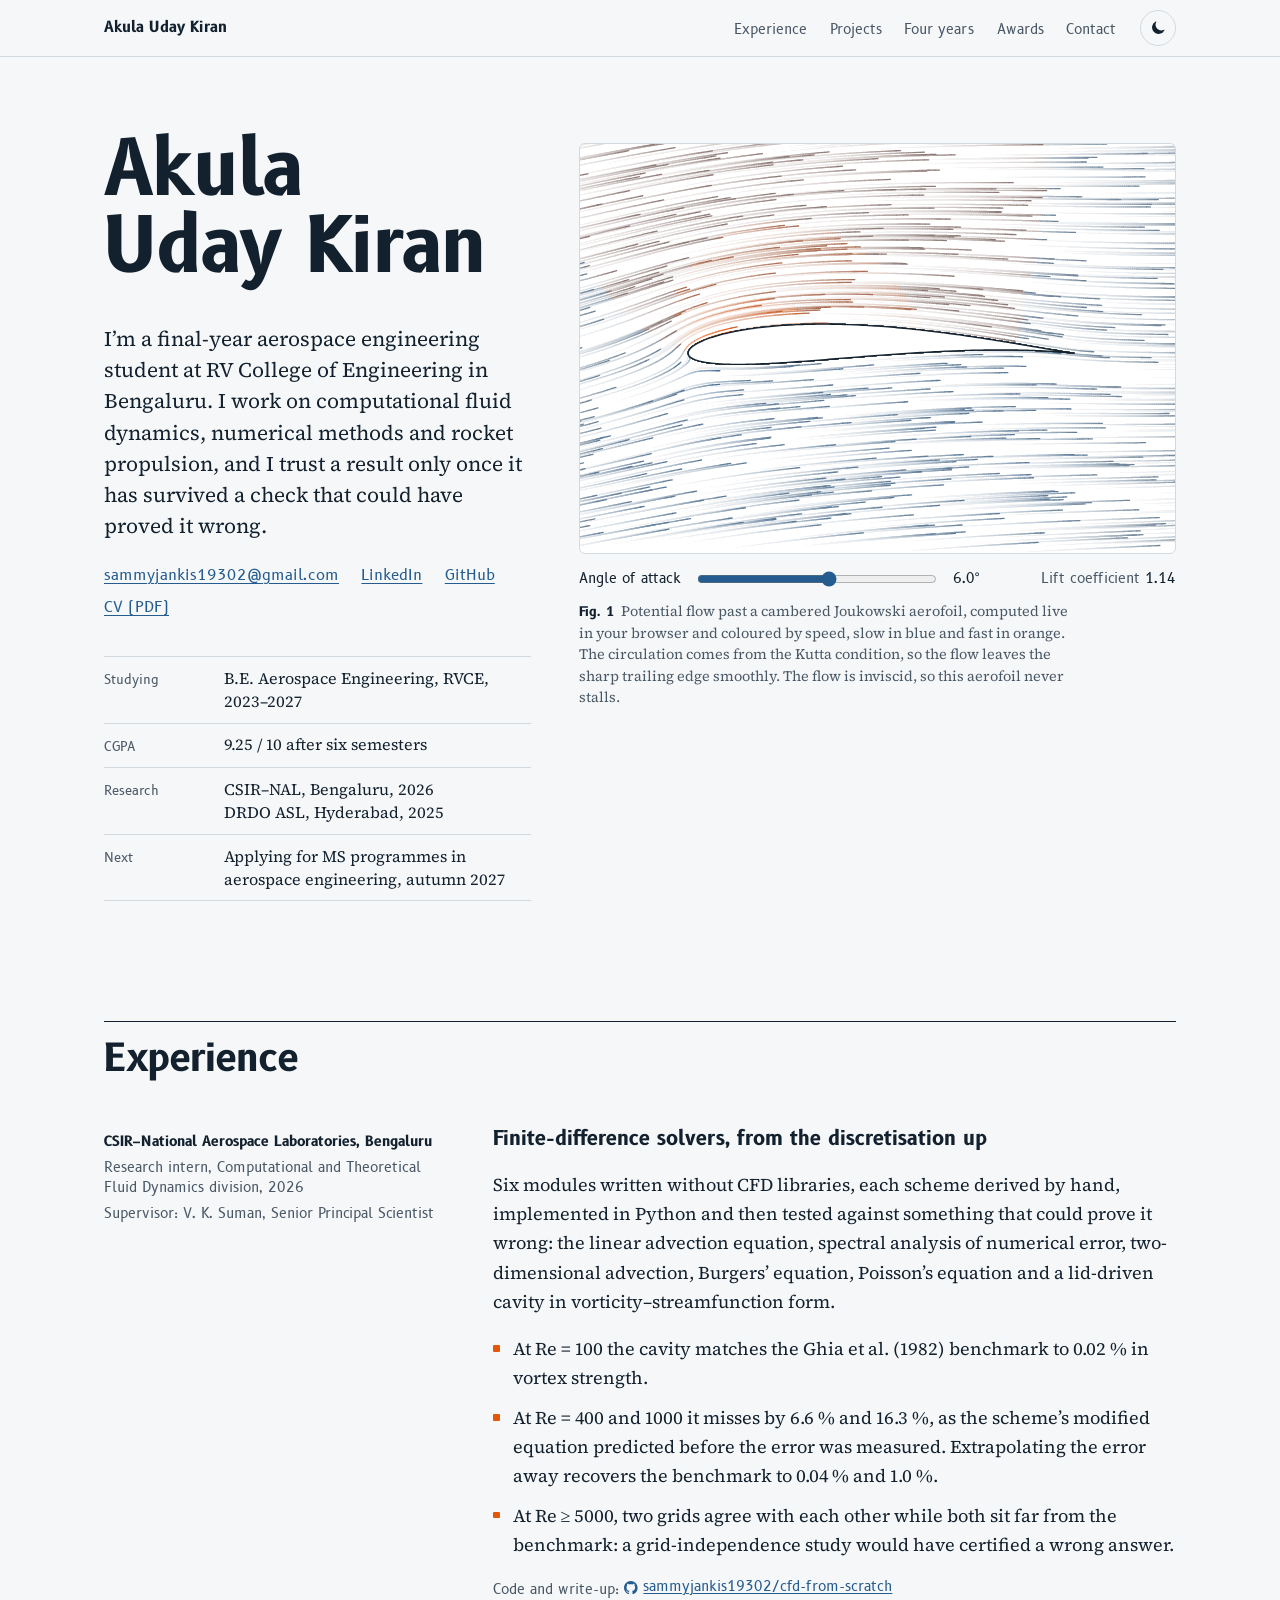
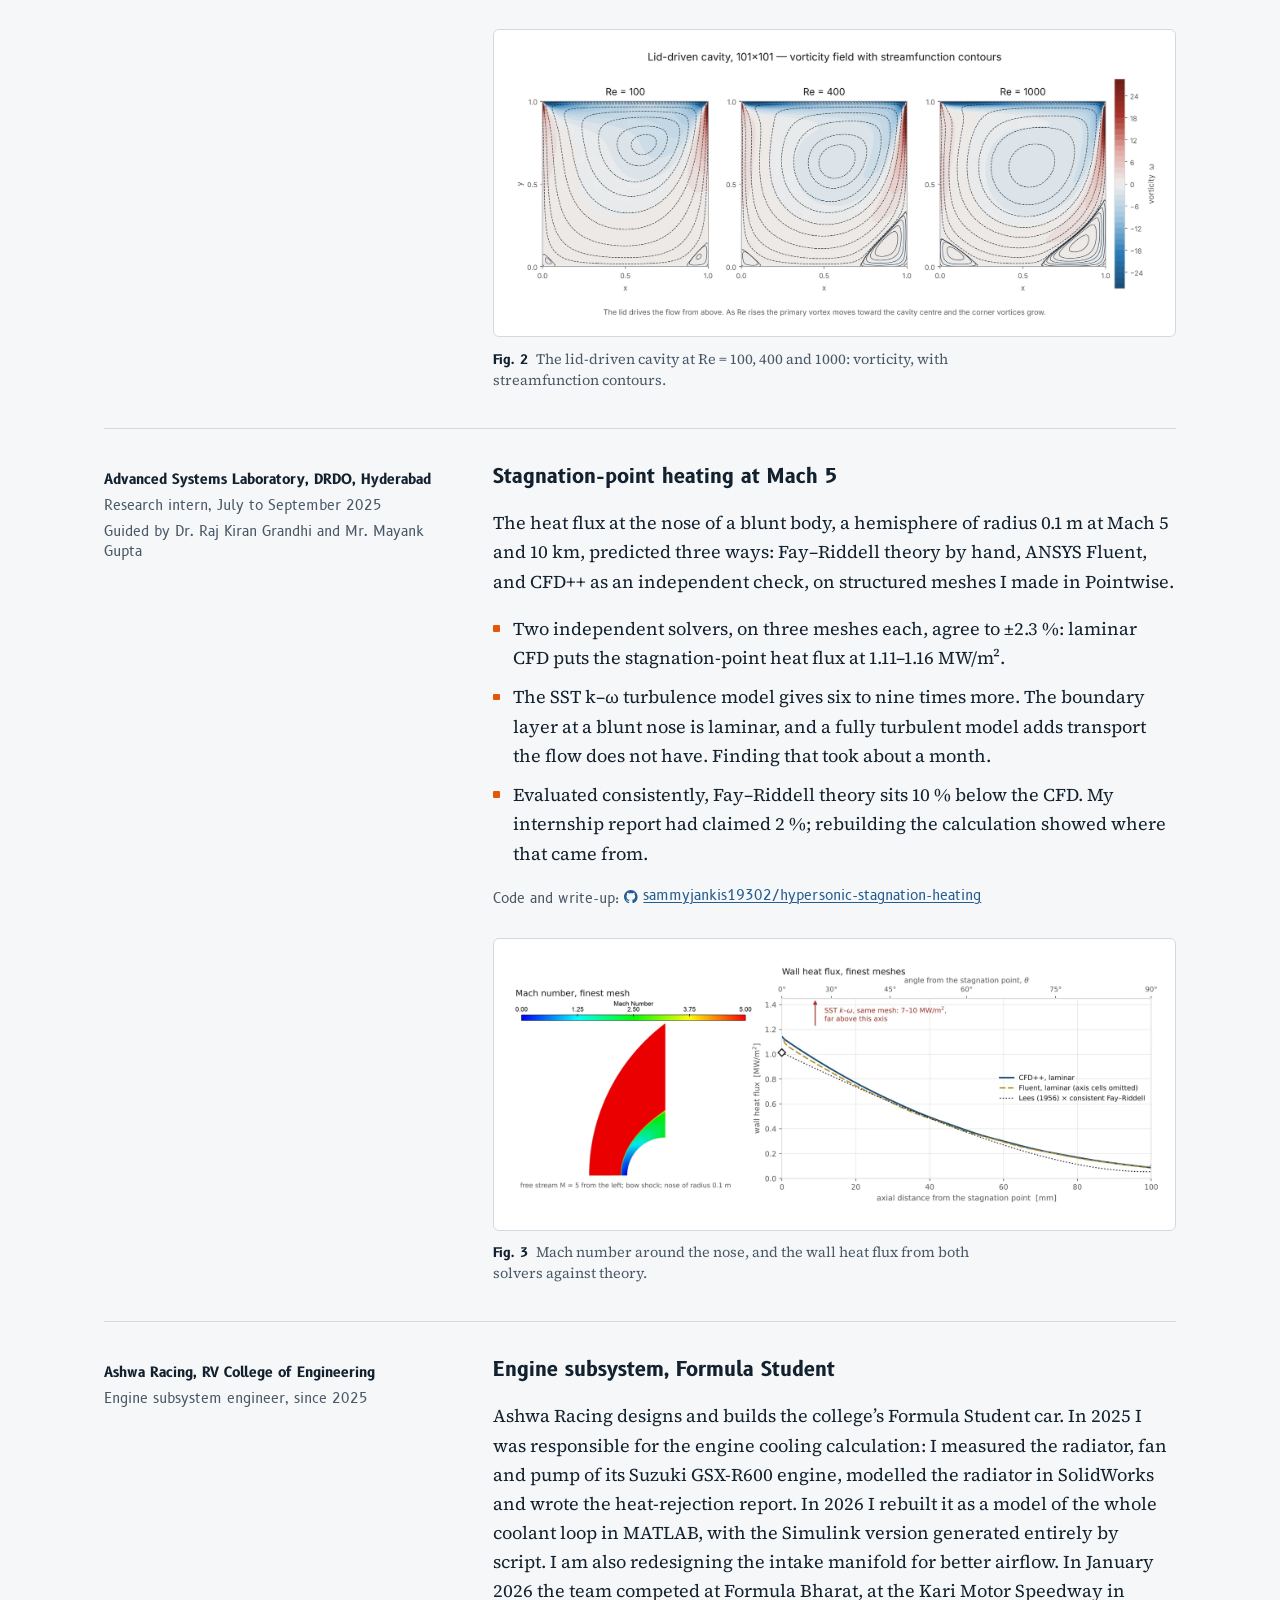
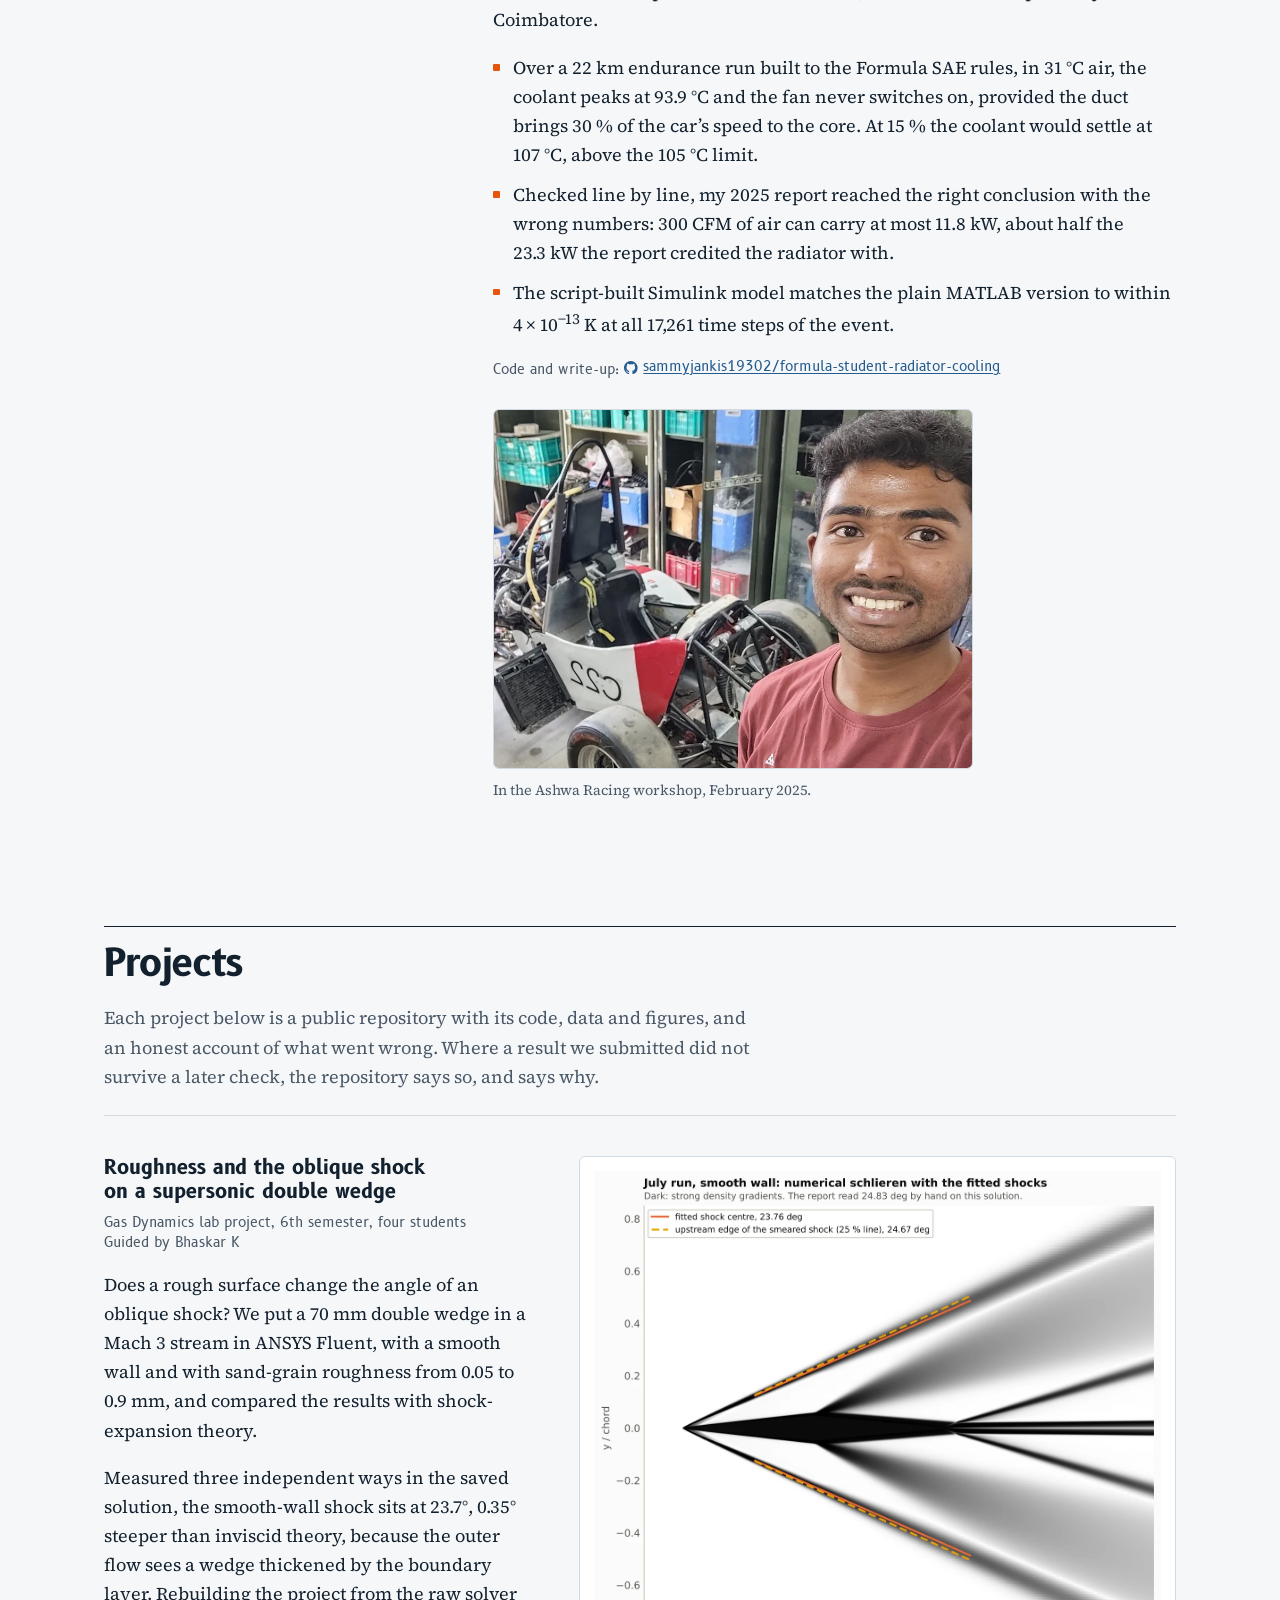
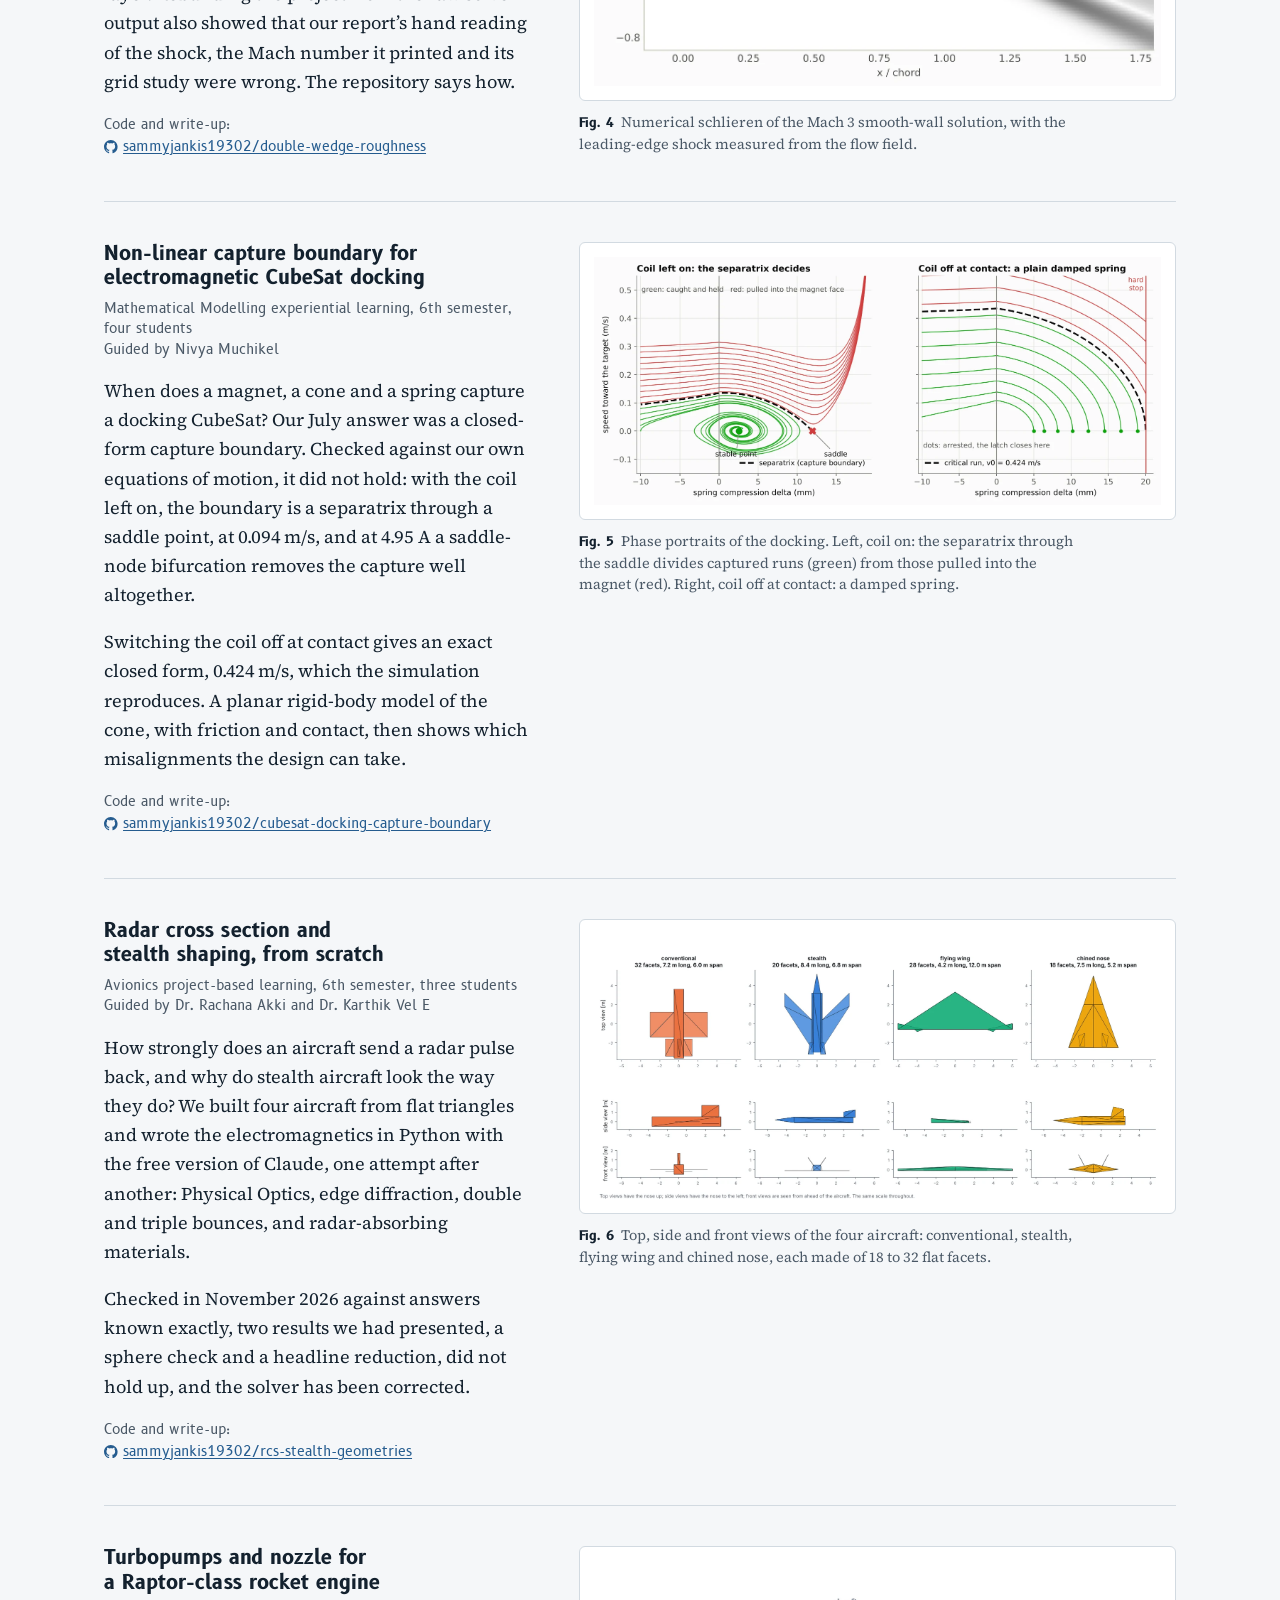
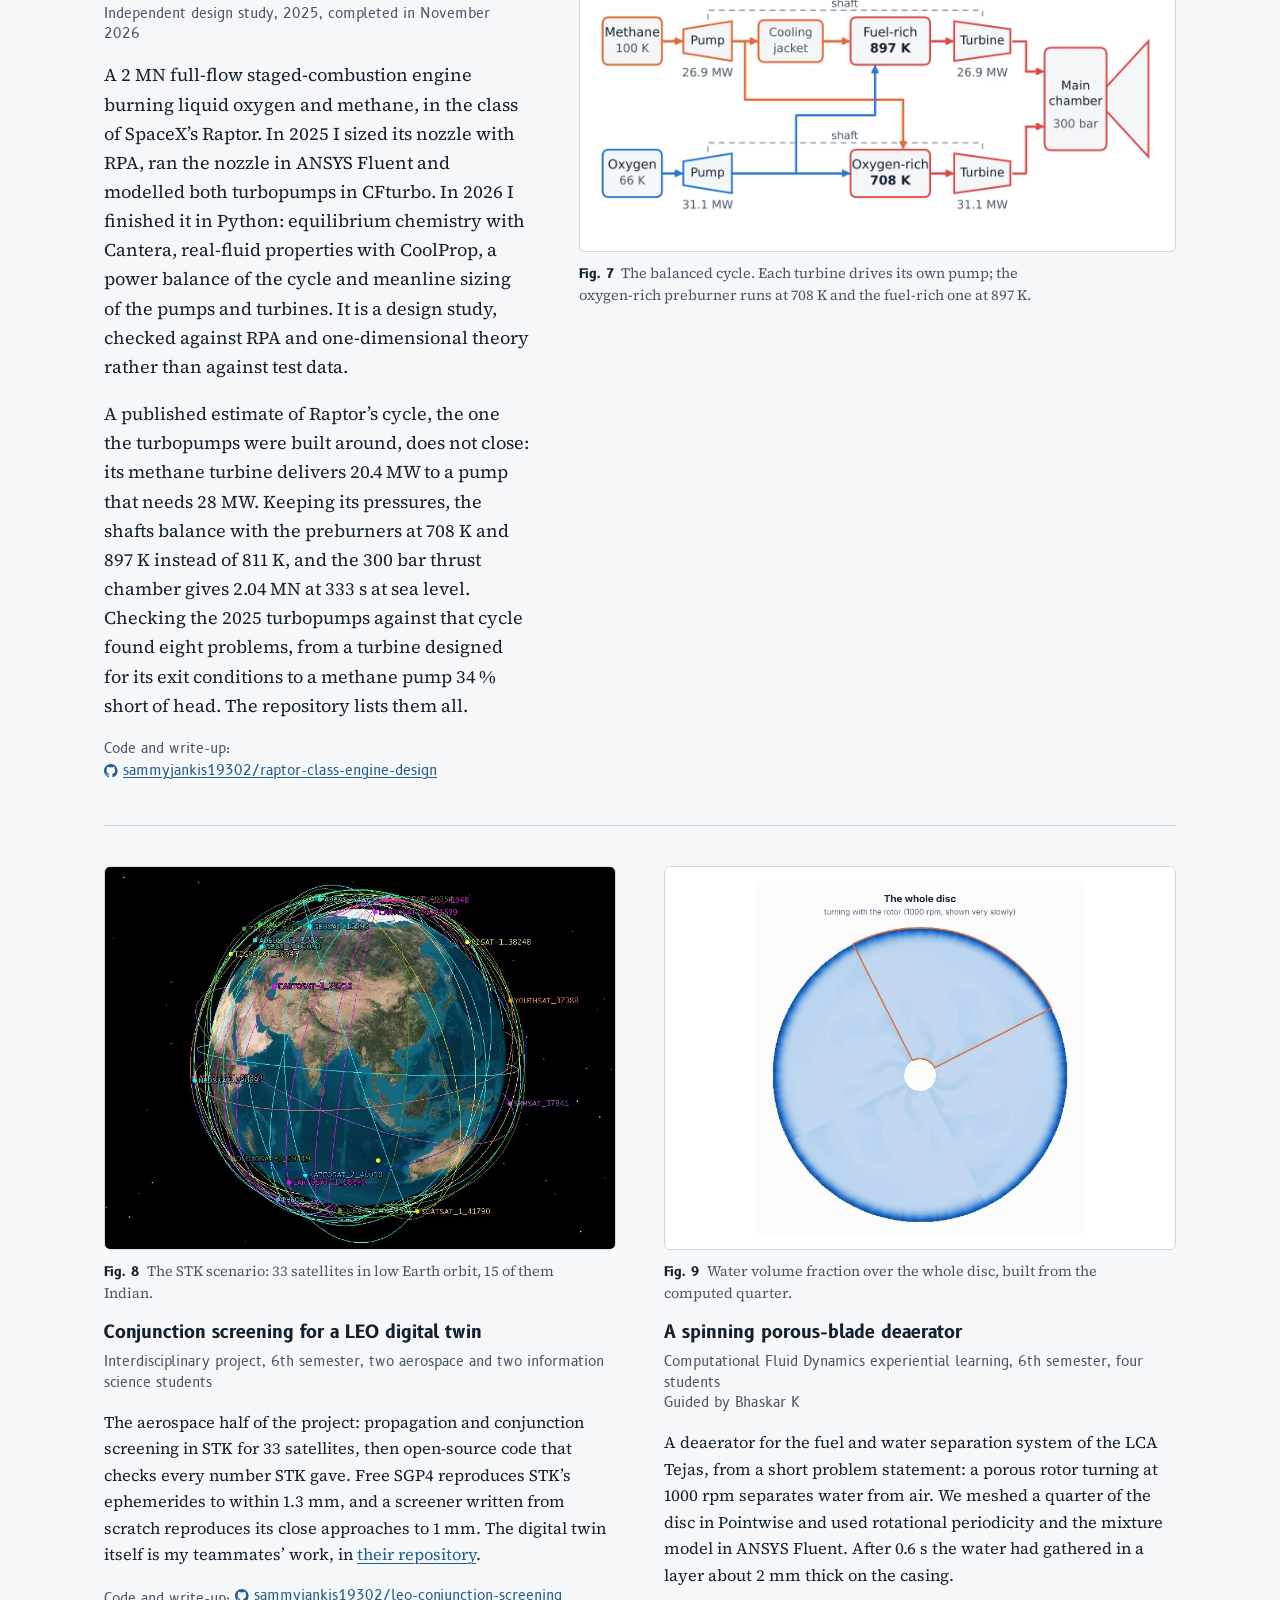
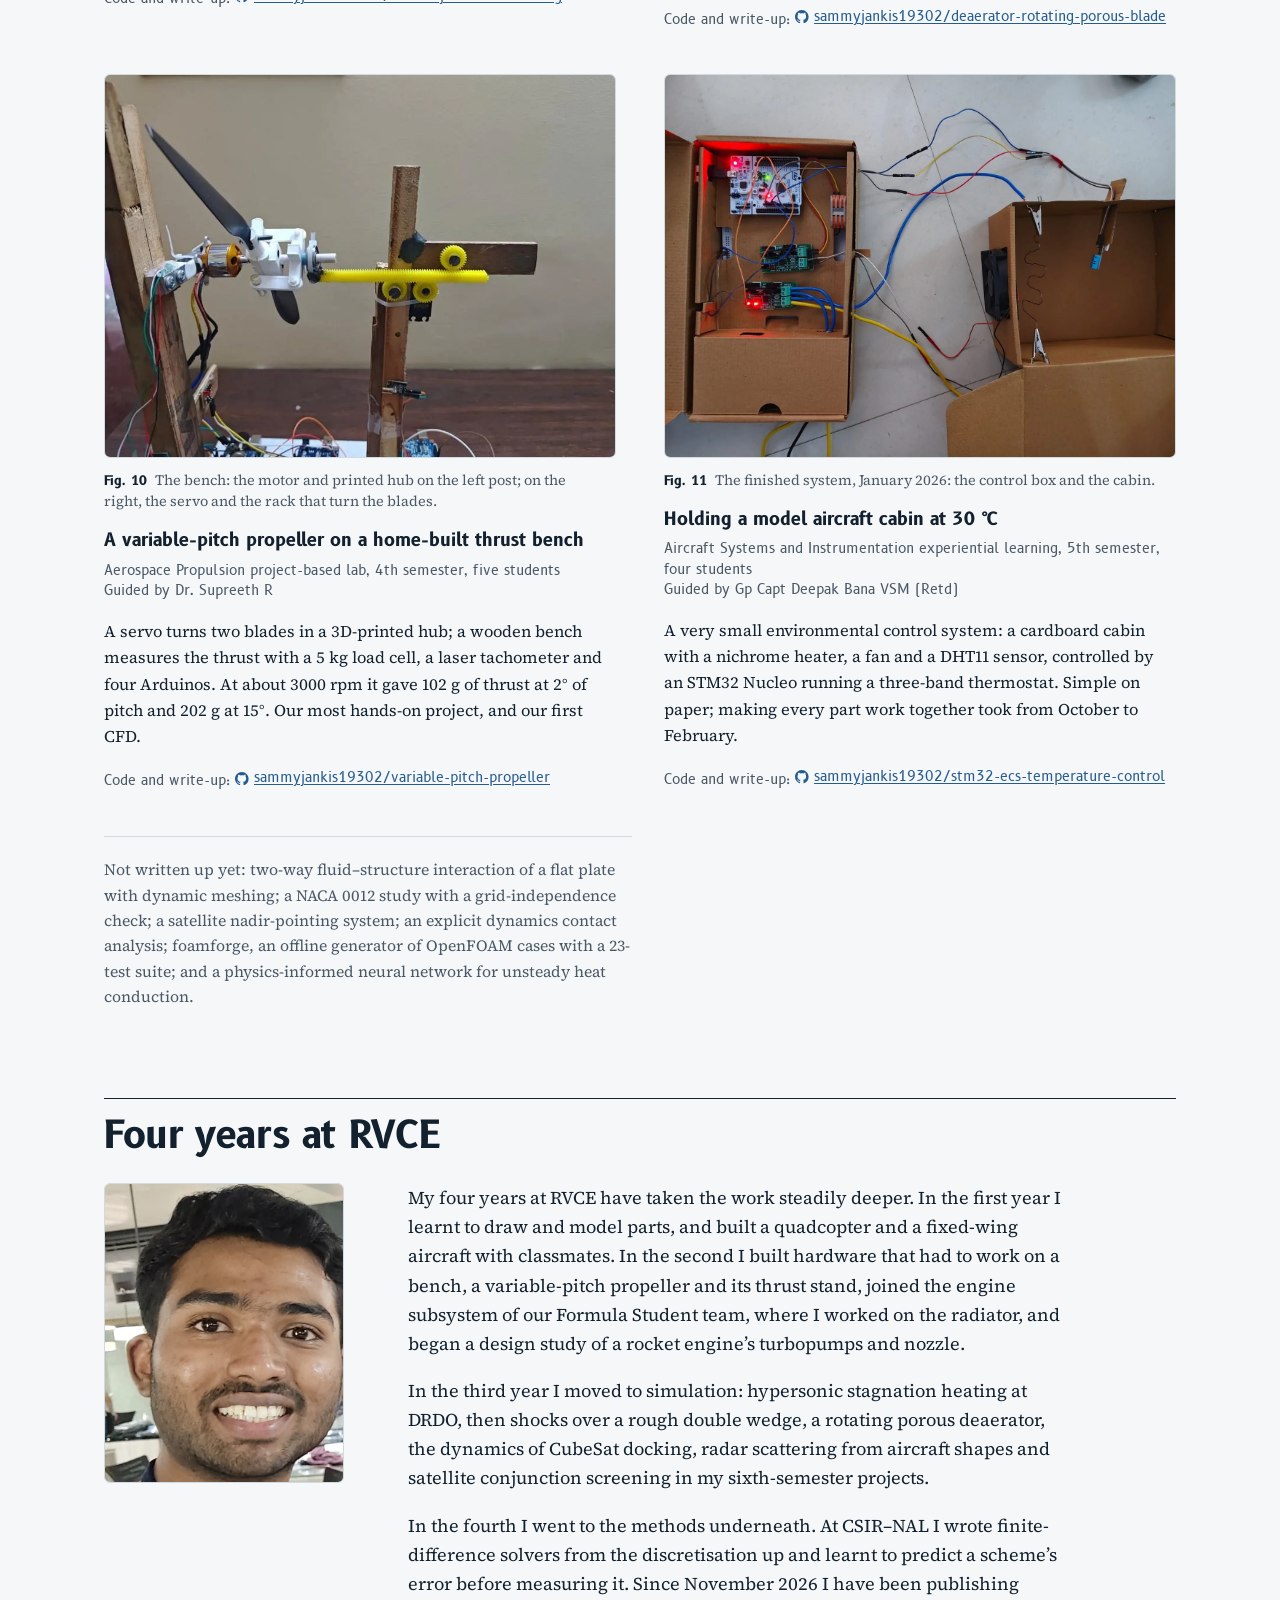
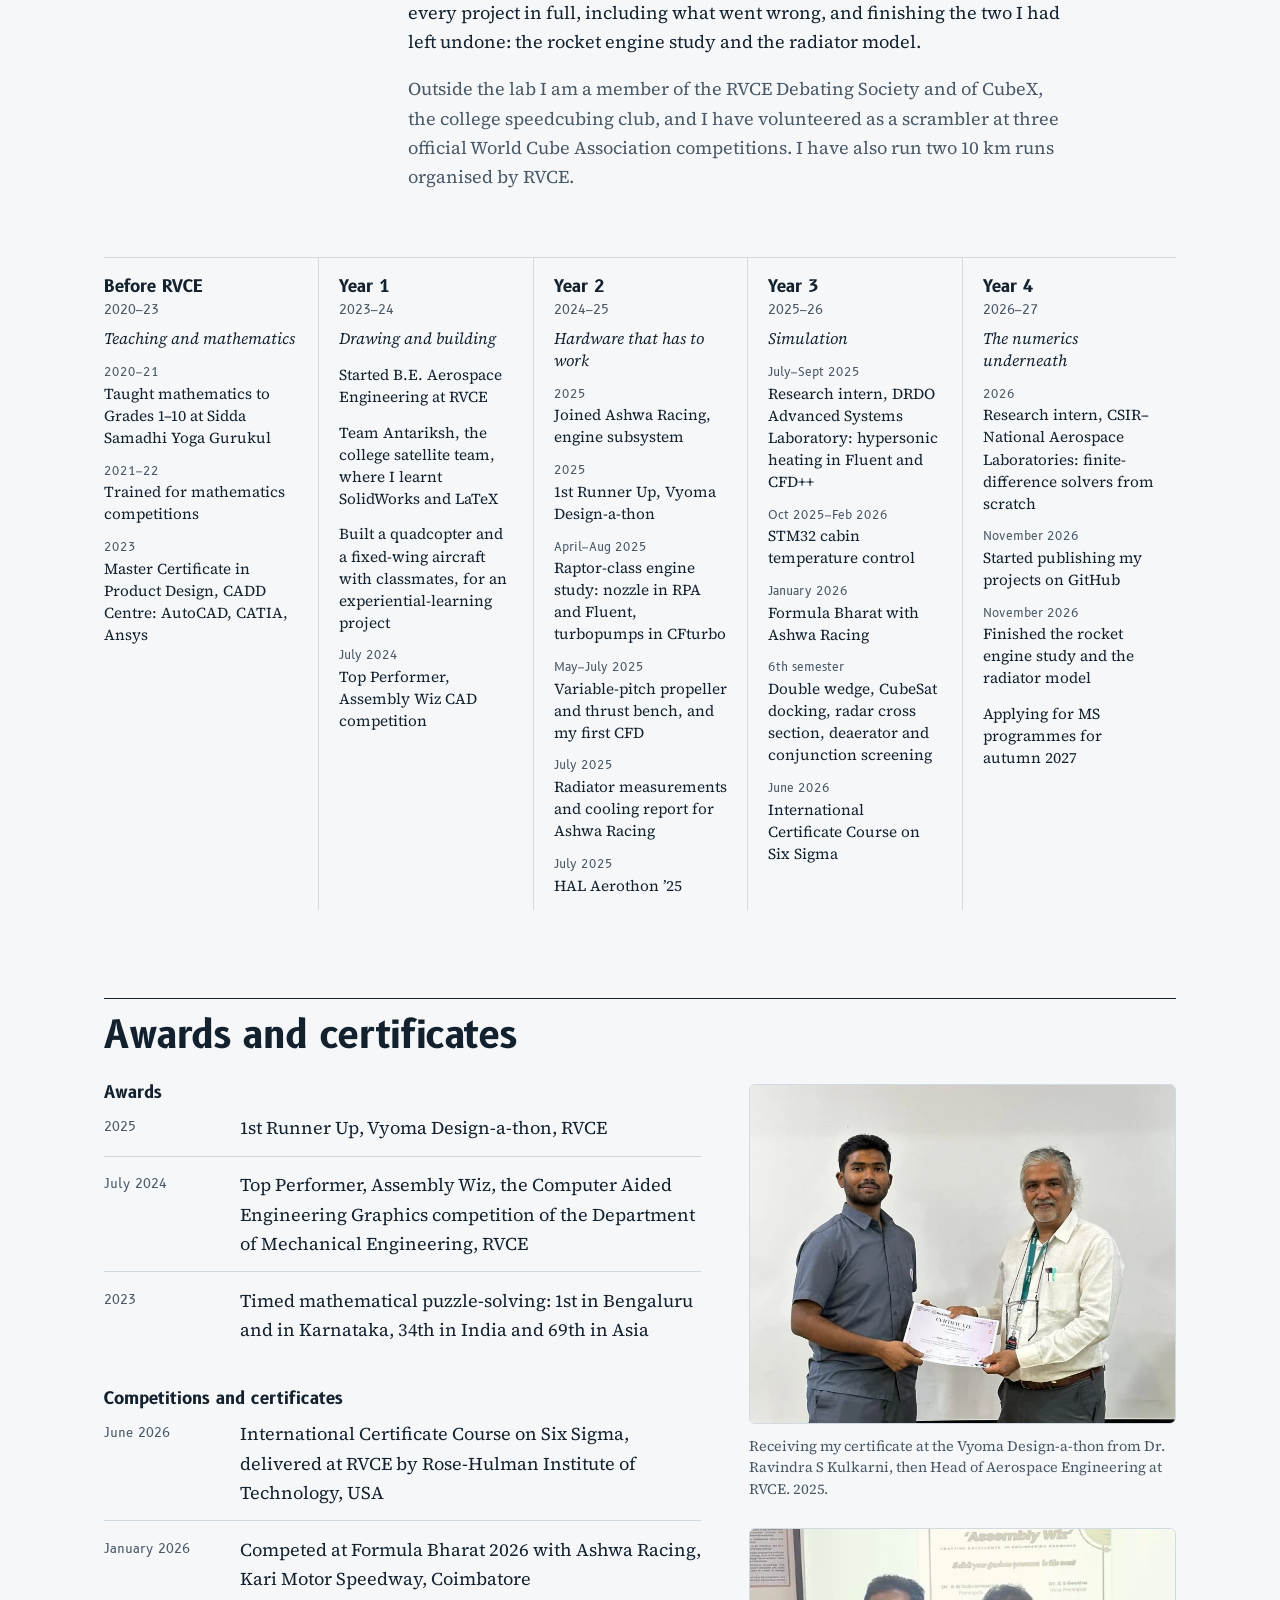
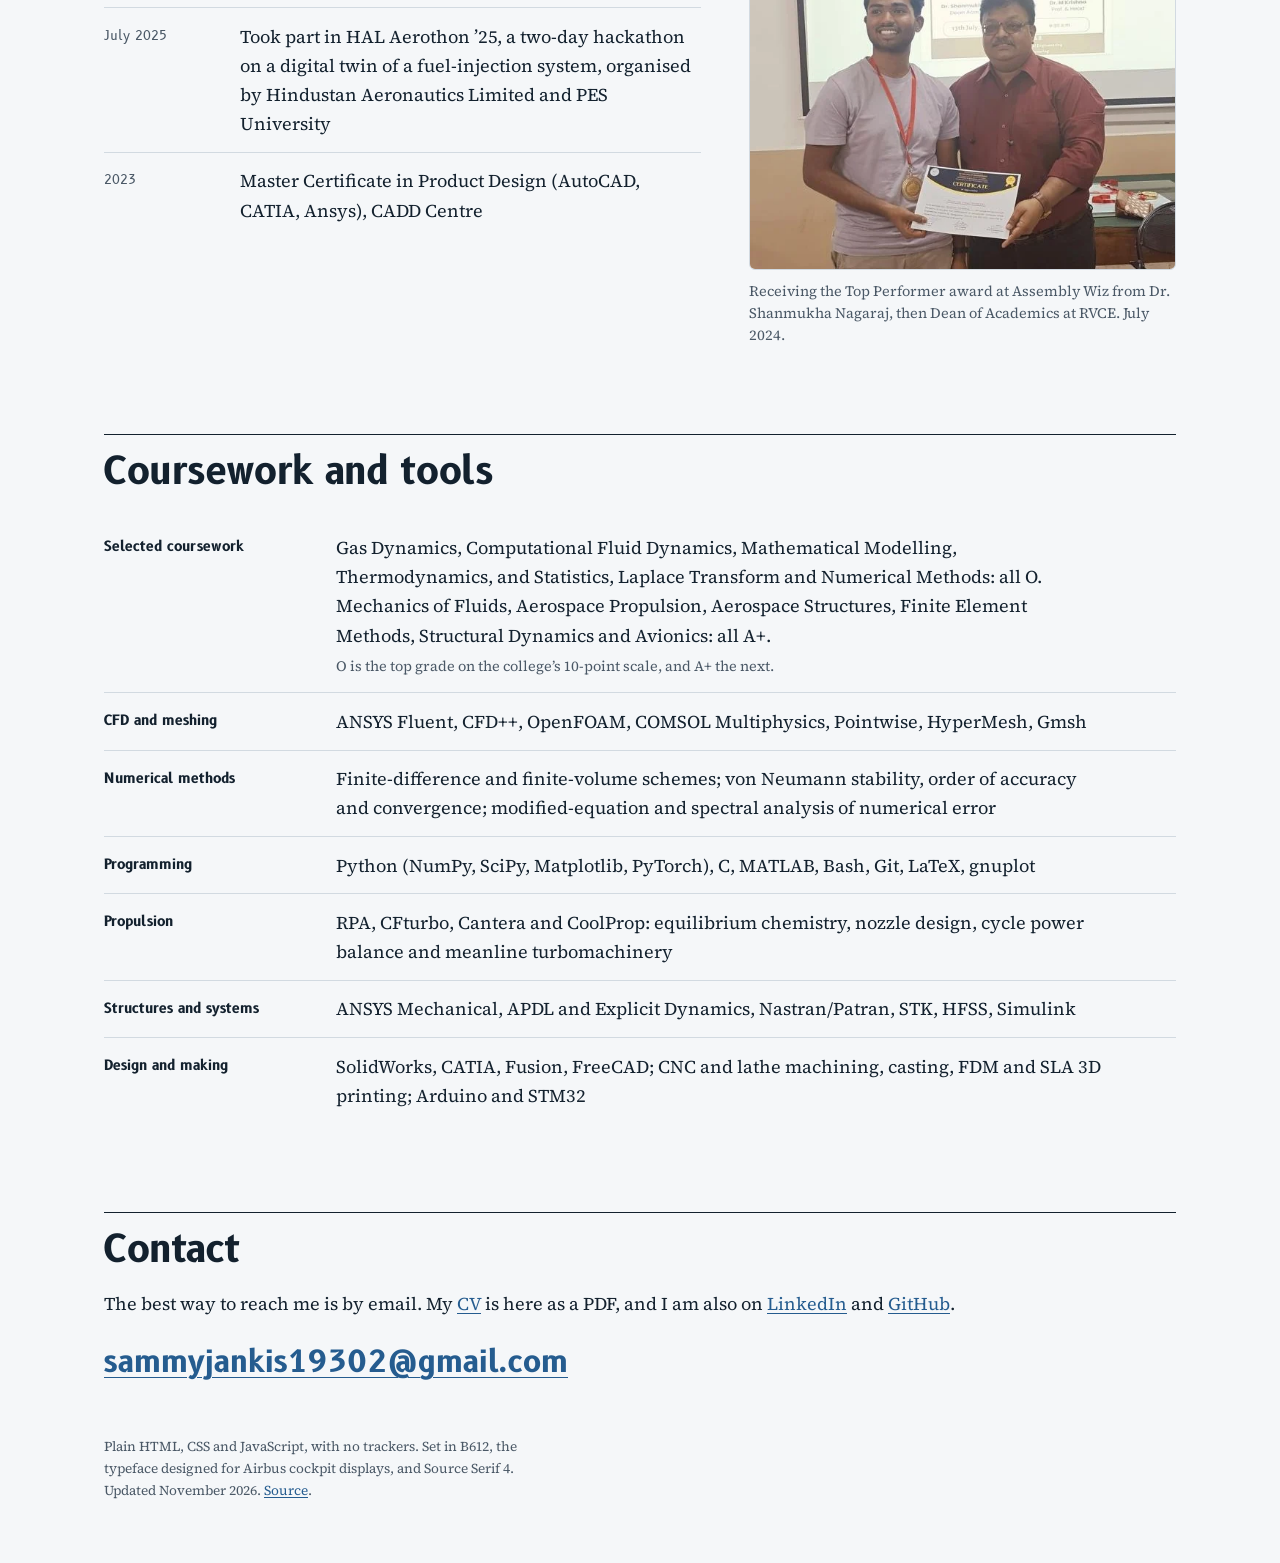
<file: index.html>
<!doctype html>
<html lang="en">
<head>
<meta charset="utf-8">
<meta name="viewport" content="width=device-width, initial-scale=1">
<title>Akula Uday Kiran – Aerospace engineering, RV College of Engineering</title>
<meta name="description" content="Akula Uday Kiran is a final-year aerospace engineering student at RV College of Engineering (RVCE), Bengaluru, with research internships at CSIR–National Aerospace Laboratories and DRDO's Advanced Systems Laboratory. Computational fluid dynamics, numerical methods, hypersonic heating and rocket propulsion, with projects published in full as public repositories.">
<meta name="author" content="Akula Uday Kiran">
<link rel="canonical" href="https://sammyjankis19302.github.io/">
<meta name="color-scheme" content="light dark">
<meta name="theme-color" content="#F5F7F9" media="(prefers-color-scheme: light)">
<meta name="theme-color" content="#0E2233" media="(prefers-color-scheme: dark)">
<link rel="icon" href="favicon.svg" type="image/svg+xml">
<link rel="apple-touch-icon" href="apple-touch-icon.png">
<link rel="preload" href="assets/fonts/b612-700.woff2" as="font" type="font/woff2" crossorigin>
<link rel="preload" href="assets/fonts/source-serif-4-latin.woff2" as="font" type="font/woff2" crossorigin>
<link rel="stylesheet" href="assets/site.css?v=f1f3fea7b8">
<script>try{var t=localStorage.getItem('theme');if(t==='dark'||t==='light')document.documentElement.dataset.theme=t}catch(e){}</script>
<meta property="og:type" content="profile">
<meta property="og:site_name" content="Akula Uday Kiran">
<meta property="og:title" content="Akula Uday Kiran">
<meta property="og:description" content="Aerospace engineering at RV College of Engineering, Bengaluru: computational fluid dynamics, numerical methods, and projects published in full.">
<meta property="og:url" content="https://sammyjankis19302.github.io/">
<meta property="og:image" content="https://sammyjankis19302.github.io/og.png">
<meta property="og:image:width" content="1200">
<meta property="og:image:height" content="630">
<meta property="og:image:alt" content="Akula Uday Kiran, aerospace engineering, RV College of Engineering, beside streamlines around an aerofoil">
<meta property="profile:first_name" content="Uday Kiran">
<meta property="profile:last_name" content="Akula">
<meta name="twitter:card" content="summary_large_image">
<link rel="me" href="https://github.com/sammyjankis19302">
<link rel="me" href="https://www.linkedin.com/in/akulaudaykiran19302/">
<script type="application/ld+json">{"@context": "https://schema.org", "@type": "Person", "name": "Akula Uday Kiran", "givenName": "Uday Kiran", "familyName": "Akula", "alternateName": ["Uday Kiran Akula", "Uday Kiran"], "url": "https://sammyjankis19302.github.io/", "image": "https://sammyjankis19302.github.io/assets/img/portrait.jpg", "email": "mailto:sammyjankis19302@gmail.com", "description": "Akula Uday Kiran is a final-year aerospace engineering student at RV College of Engineering (RVCE), Bengaluru, with research internships at CSIR–National Aerospace Laboratories and DRDO's Advanced Systems Laboratory. Computational fluid dynamics, numerical methods, hypersonic heating and rocket propulsion, with projects published in full as public repositories.", "jobTitle": "Aerospace engineering student", "affiliation": {"@type": "CollegeOrUniversity", "name": "RV College of Engineering", "alternateName": "RVCE", "address": {"@type": "PostalAddress", "addressLocality": "Bengaluru", "addressCountry": "IN"}}, "knowsAbout": ["Aerospace engineering", "Computational fluid dynamics", "Numerical methods", "Hypersonic aerothermodynamics", "Gas dynamics", "Finite-difference methods"], "sameAs": ["https://github.com/sammyjankis19302", "https://www.linkedin.com/in/akulaudaykiran19302/"]}</script>
</head>
<body>
<a class="skip" href="#main">Skip to content</a>
<header class="top">
  <div class="wrap top-inner">
    <a class="top-name" href="./">Akula Uday Kiran</a>
    <nav class="top-nav" aria-label="Sections"><ul><li><a href="#experience">Experience</a></li><li><a href="#projects">Projects</a></li><li><a href="#path">Four years</a></li><li><a href="#awards">Awards</a></li><li><a href="#contact">Contact</a></li></ul></nav>
    <button class="theme" type="button" aria-label="Switch to dark theme"><svg class="icon moon" viewBox="0 0 24 24" aria-hidden="true" focusable="false"><path fill="currentColor" d="M21 14.6A8.6 8.6 0 0 1 9.4 3a.6.6 0 0 0-.8-.7A9.8 9.8 0 1 0 21.7 15.4a.6.6 0 0 0-.7-.8z"/></svg><svg class="icon sun" viewBox="0 0 24 24" aria-hidden="true" focusable="false"><g fill="none" stroke="currentColor" stroke-width="1.8" stroke-linecap="round"><circle cx="12" cy="12" r="4.2"/><path d="M12 1.8v2.6M12 19.6v2.6M1.8 12h2.6M19.6 12h2.6M4.8 4.8l1.8 1.8M17.4 17.4l1.8 1.8M4.8 19.2l1.8-1.8M17.4 6.6l1.8-1.8"/></g></svg></button>
  </div>
</header>
<main id="main">

<section class="hero" aria-labelledby="name">
  <div class="wrap hero-grid">
    <div class="hero-text">
      <h1 id="name">Akula <span class="nowrap">Uday Kiran</span></h1>
      <p class="lede">I’m a final-year aerospace engineering student at RV College of Engineering in Bengaluru. I work on computational fluid dynamics, numerical methods and rocket propulsion, and I trust a result only once it has survived a check that could have proved it wrong.</p>
      <ul class="hero-links">
        <li><a href="mailto:sammyjankis19302@gmail.com">sammyjankis19302@gmail.com</a></li>
        <li><a href="https://www.linkedin.com/in/akulaudaykiran19302/">LinkedIn</a></li>
        <li><a href="https://github.com/sammyjankis19302">GitHub</a></li>
        <li><a href="Akula_Uday_Kiran_CV.pdf">CV (PDF)</a></li>
      </ul>
      <dl class="spec"><div><dt>Studying</dt><dd>B.E. Aerospace Engineering, RVCE, 2023–2027</dd></div><div><dt>CGPA</dt><dd>9.25 / 10 after six semesters</dd></div><div><dt>Research</dt><dd>CSIR–NAL, Bengaluru, 2026<br>DRDO ASL, Hyderabad, 2025</dd></div><div><dt>Next</dt><dd>Applying for MS programmes in aerospace engineering, autumn 2027</dd></div></dl>
    </div>
    <figure class="fig flowfig">
      <div class="flow-frame">
        <canvas id="flow" role="img" aria-label="Tracers flowing past an aerofoil, coloured by their speed"></canvas>
        <noscript><img src="assets/img/flow-static.webp" alt="Streamlines around an aerofoil, coloured by speed"></noscript>
      </div>
      <div class="flow-controls">
        <label for="aoa">Angle of attack</label>
        <input type="range" id="aoa" min="-4" max="14" step="0.5" value="6">
        <output id="aoa-out" for="aoa">6.0°</output>
        <span class="cl">Lift coefficient <output id="cl-out" aria-live="off">1.14</output></span>
      </div>
      <figcaption><span class="fig-no">Fig. 1</span> Potential flow past a cambered Joukowski aerofoil, computed live in your browser and coloured by speed, slow in blue and fast in orange. The circulation comes from the Kutta condition, so the flow leaves the sharp trailing edge smoothly. The flow is inviscid, so this aerofoil never stalls.</figcaption>
    </figure>
  </div>
</section>

<section class="block" id="experience" aria-labelledby="h-experience">
  <div class="wrap">
    <h2 id="h-experience">Experience</h2>
<article class="entry">
  <h3 class="entry-title">Finite-difference solvers, from the discretisation up</h3>
  <div class="entry-meta"><p class="org">CSIR–National Aerospace Laboratories, Bengaluru</p><p class="role">Research intern, Computational and Theoretical Fluid Dynamics division, 2026</p><p class="people">Supervisor: V.&nbsp;K. Suman, Senior Principal Scientist</p></div>
  <div class="entry-body"><p>Six modules written without CFD libraries, each scheme derived by hand, implemented in Python and then tested against something that could prove it wrong: the linear advection equation, spectral analysis of numerical error, two-dimensional advection, Burgers’ equation, Poisson’s equation and a lid-driven cavity in vorticity–streamfunction form.</p><ul class="results"><li>At Re&nbsp;=&nbsp;100 the cavity matches the Ghia et&nbsp;al. (1982) benchmark to 0.02&nbsp;% in vortex strength.</li><li>At Re&nbsp;=&nbsp;400 and 1000 it misses by 6.6&nbsp;% and 16.3&nbsp;%, as the scheme’s modified equation predicted before the error was measured. Extrapolating the error away recovers the benchmark to 0.04&nbsp;% and 1.0&nbsp;%.</li><li>At Re&nbsp;≥&nbsp;5000, two grids agree with each other while both sit far from the benchmark: a grid-independence study would have certified a wrong answer.</li></ul><p class="repo">Code and write-up: <a href="https://github.com/sammyjankis19302/cfd-from-scratch"><svg class="icon" viewBox="0 0 16 16" aria-hidden="true" focusable="false"><path fill="currentColor" d="M8 0C3.58 0 0 3.58 0 8c0 3.54 2.29 6.53 5.47 7.59.4.07.55-.17.55-.38 0-.19-.01-.82-.01-1.49-2.01.37-2.53-.49-2.69-.94-.09-.23-.48-.94-.82-1.13-.28-.15-.68-.52-.01-.53.63-.01 1.08.58 1.23.82.72 1.21 1.87.87 2.33.66.07-.52.28-.87.51-1.07-1.78-.2-3.64-.89-3.64-3.95 0-.87.31-1.59.82-2.15-.08-.2-.36-1.02.08-2.12 0 0 .67-.21 2.2.82.64-.18 1.32-.27 2-.27.68 0 1.36.09 2 .27 1.53-1.04 2.2-.82 2.2-.82.44 1.1.16 1.92.08 2.12.51.56.82 1.27.82 2.15 0 3.07-1.87 3.75-3.65 3.95.29.25.54.73.54 1.48 0 1.07-.01 1.93-.01 2.2 0 .21.15.46.55.38A8.013 8.013 0 0016 8c0-4.42-3.58-8-8-8z"/></svg><span>sammyjankis19302/cfd-from-scratch</span></a></p><figure class="fig fig--plot"><a class="fig-frame" href="assets/img/fig-nal.webp"><img src="assets/img/fig-nal.webp" width="1600" height="681" alt="Lid-driven cavity at three Reynolds numbers: vorticity with streamfunction contours" loading="lazy" decoding="async"></a><figcaption><span class="fig-no">Fig. 2</span> The lid-driven cavity at Re&nbsp;=&nbsp;100, 400 and 1000: vorticity, with streamfunction contours.</figcaption></figure></div>
</article>
<article class="entry">
  <h3 class="entry-title">Stagnation-point heating at Mach&nbsp;5</h3>
  <div class="entry-meta"><p class="org">Advanced Systems Laboratory, DRDO, Hyderabad</p><p class="role">Research intern, July to September 2025</p><p class="people">Guided by Dr. Raj Kiran Grandhi and Mr. Mayank Gupta</p></div>
  <div class="entry-body"><p>The heat flux at the nose of a blunt body, a hemisphere of radius 0.1&nbsp;m at Mach&nbsp;5 and 10&nbsp;km, predicted three ways: Fay–Riddell theory by hand, ANSYS Fluent, and CFD++ as an independent check, on structured meshes I made in Pointwise.</p><ul class="results"><li>Two independent solvers, on three meshes each, agree to ±2.3&nbsp;%: laminar CFD puts the stagnation-point heat flux at 1.11–1.16&nbsp;MW/m².</li><li>The SST k–ω turbulence model gives six to nine times more. The boundary layer at a blunt nose is laminar, and a fully turbulent model adds transport the flow does not have. Finding that took about a month.</li><li>Evaluated consistently, Fay–Riddell theory sits 10&nbsp;% below the CFD. My internship report had claimed 2&nbsp;%; rebuilding the calculation showed where that came from.</li></ul><p class="repo">Code and write-up: <a href="https://github.com/sammyjankis19302/hypersonic-stagnation-heating"><svg class="icon" viewBox="0 0 16 16" aria-hidden="true" focusable="false"><path fill="currentColor" d="M8 0C3.58 0 0 3.58 0 8c0 3.54 2.29 6.53 5.47 7.59.4.07.55-.17.55-.38 0-.19-.01-.82-.01-1.49-2.01.37-2.53-.49-2.69-.94-.09-.23-.48-.94-.82-1.13-.28-.15-.68-.52-.01-.53.63-.01 1.08.58 1.23.82.72 1.21 1.87.87 2.33.66.07-.52.28-.87.51-1.07-1.78-.2-3.64-.89-3.64-3.95 0-.87.31-1.59.82-2.15-.08-.2-.36-1.02.08-2.12 0 0 .67-.21 2.2.82.64-.18 1.32-.27 2-.27.68 0 1.36.09 2 .27 1.53-1.04 2.2-.82 2.2-.82.44 1.1.16 1.92.08 2.12.51.56.82 1.27.82 2.15 0 3.07-1.87 3.75-3.65 3.95.29.25.54.73.54 1.48 0 1.07-.01 1.93-.01 2.2 0 .21.15.46.55.38A8.013 8.013 0 0016 8c0-4.42-3.58-8-8-8z"/></svg><span>sammyjankis19302/hypersonic-stagnation-heating</span></a></p><figure class="fig fig--plot"><a class="fig-frame" href="assets/img/fig-drdo.webp"><img src="assets/img/fig-drdo.webp" width="1600" height="642" alt="Mach number around the nose and wall heat flux from two solvers against theory" loading="lazy" decoding="async"></a><figcaption><span class="fig-no">Fig. 3</span> Mach number around the nose, and the wall heat flux from both solvers against theory.</figcaption></figure></div>
</article>
<article class="entry">
  <h3 class="entry-title">Engine subsystem, Formula Student</h3>
  <div class="entry-meta"><p class="org">Ashwa Racing, RV College of Engineering</p><p class="role">Engine subsystem engineer, since 2025</p></div>
  <div class="entry-body"><p>Ashwa Racing designs and builds the college’s Formula Student car. In 2025 I was responsible for the engine cooling calculation: I measured the radiator, fan and pump of its Suzuki GSX-R600 engine, modelled the radiator in SolidWorks and wrote the heat-rejection report. In 2026 I rebuilt it as a model of the whole coolant loop in MATLAB, with the Simulink version generated entirely by script. I am also redesigning the intake manifold for better airflow. In January 2026 the team competed at Formula Bharat, at the Kari Motor Speedway in Coimbatore.</p><ul class="results"><li>Over a 22&nbsp;km endurance run built to the Formula SAE rules, in 31&nbsp;°C air, the coolant peaks at 93.9&nbsp;°C and the fan never switches on, provided the duct brings 30&nbsp;% of the car’s speed to the core. At 15&nbsp;% the coolant would settle at 107&nbsp;°C, above the 105&nbsp;°C limit.</li><li>Checked line by line, my 2025 report reached the right conclusion with the wrong numbers: 300&nbsp;CFM of air can carry at most 11.8&nbsp;kW, about half the 23.3&nbsp;kW the report credited the radiator with.</li><li>The script-built Simulink model matches the plain MATLAB version to within 4&nbsp;×&nbsp;10<sup>−13</sup>&nbsp;K at all 17,261 time steps of the event.</li></ul><p class="repo">Code and write-up: <a href="https://github.com/sammyjankis19302/formula-student-radiator-cooling"><svg class="icon" viewBox="0 0 16 16" aria-hidden="true" focusable="false"><path fill="currentColor" d="M8 0C3.58 0 0 3.58 0 8c0 3.54 2.29 6.53 5.47 7.59.4.07.55-.17.55-.38 0-.19-.01-.82-.01-1.49-2.01.37-2.53-.49-2.69-.94-.09-.23-.48-.94-.82-1.13-.28-.15-.68-.52-.01-.53.63-.01 1.08.58 1.23.82.72 1.21 1.87.87 2.33.66.07-.52.28-.87.51-1.07-1.78-.2-3.64-.89-3.64-3.95 0-.87.31-1.59.82-2.15-.08-.2-.36-1.02.08-2.12 0 0 .67-.21 2.2.82.64-.18 1.32-.27 2-.27.68 0 1.36.09 2 .27 1.53-1.04 2.2-.82 2.2-.82.44 1.1.16 1.92.08 2.12.51.56.82 1.27.82 2.15 0 3.07-1.87 3.75-3.65 3.95.29.25.54.73.54 1.48 0 1.07-.01 1.93-.01 2.2 0 .21.15.46.55.38A8.013 8.013 0 0016 8c0-4.42-3.58-8-8-8z"/></svg><span>sammyjankis19302/formula-student-radiator-cooling</span></a></p><figure class="fig fig--photo"><a class="fig-frame" href="assets/img/ashwa.webp"><img src="assets/img/ashwa.webp" width="900" height="870" alt="Uday Kiran beside a Formula Student car in the Ashwa Racing workshop" loading="lazy" decoding="async"></a><figcaption>In the Ashwa Racing workshop, February 2025.</figcaption></figure></div>
</article>
  </div>
</section>

<section class="block" id="projects" aria-labelledby="h-projects">
  <div class="wrap">
    <h2 id="h-projects">Projects</h2>
    <p class="intro">Each project below is a public repository with its code, data and figures, and an honest account of what went wrong. Where a result we submitted did not survive a later check, the repository says so, and says why.</p>
<article class="project lead">
  <div class="project-text">
    <h3>Roughness and the oblique shock on a supersonic double wedge</h3>
    <div class="meta"><p>Gas Dynamics lab project, 6th semester, four students</p><p>Guided by Bhaskar K</p></div>
    <p>Does a rough surface change the angle of an oblique shock? We put a 70&nbsp;mm double wedge in a Mach&nbsp;3 stream in ANSYS Fluent, with a smooth wall and with sand-grain roughness from 0.05 to 0.9&nbsp;mm, and compared the results with shock-expansion theory.</p><p>Measured three independent ways in the saved solution, the smooth-wall shock sits at 23.7°, 0.35° steeper than inviscid theory, because the outer flow sees a wedge thickened by the boundary layer. Rebuilding the project from the raw solver output also showed that our report’s hand reading of the shock, the Mach number it printed and its grid study were wrong. The repository says how.</p><p class="repo">Code and write-up: <a href="https://github.com/sammyjankis19302/double-wedge-roughness"><svg class="icon" viewBox="0 0 16 16" aria-hidden="true" focusable="false"><path fill="currentColor" d="M8 0C3.58 0 0 3.58 0 8c0 3.54 2.29 6.53 5.47 7.59.4.07.55-.17.55-.38 0-.19-.01-.82-.01-1.49-2.01.37-2.53-.49-2.69-.94-.09-.23-.48-.94-.82-1.13-.28-.15-.68-.52-.01-.53.63-.01 1.08.58 1.23.82.72 1.21 1.87.87 2.33.66.07-.52.28-.87.51-1.07-1.78-.2-3.64-.89-3.64-3.95 0-.87.31-1.59.82-2.15-.08-.2-.36-1.02.08-2.12 0 0 .67-.21 2.2.82.64-.18 1.32-.27 2-.27.68 0 1.36.09 2 .27 1.53-1.04 2.2-.82 2.2-.82.44 1.1.16 1.92.08 2.12.51.56.82 1.27.82 2.15 0 3.07-1.87 3.75-3.65 3.95.29.25.54.73.54 1.48 0 1.07-.01 1.93-.01 2.2 0 .21.15.46.55.38A8.013 8.013 0 0016 8c0-4.42-3.58-8-8-8z"/></svg><span>sammyjankis19302/double-wedge-roughness</span></a></p>
  </div>
  <figure class="fig fig--plot"><a class="fig-frame" href="assets/img/fig-gd.webp"><img src="assets/img/fig-gd.webp" width="1269" height="1152" alt="Numerical schlieren of a double wedge at Mach 3 with the measured leading-edge shock" loading="lazy" decoding="async"></a><figcaption><span class="fig-no">Fig. 4</span> Numerical schlieren of the Mach&nbsp;3 smooth-wall solution, with the leading-edge shock measured from the flow field.</figcaption></figure>
</article>
<article class="project lead">
  <div class="project-text">
    <h3>Non-linear capture boundary for electromagnetic CubeSat docking</h3>
    <div class="meta"><p>Mathematical Modelling experiential learning, 6th semester, four students</p><p>Guided by Nivya Muchikel</p></div>
    <p>When does a magnet, a cone and a spring capture a docking CubeSat? Our July answer was a closed-form capture boundary. Checked against our own equations of motion, it did not hold: with the coil left on, the boundary is a separatrix through a saddle point, at 0.094&nbsp;m/s, and at 4.95&nbsp;A a saddle-node bifurcation removes the capture well altogether.</p><p>Switching the coil off at contact gives an exact closed form, 0.424&nbsp;m/s, which the simulation reproduces. A planar rigid-body model of the cone, with friction and contact, then shows which misalignments the design can take.</p><p class="repo">Code and write-up: <a href="https://github.com/sammyjankis19302/cubesat-docking-capture-boundary"><svg class="icon" viewBox="0 0 16 16" aria-hidden="true" focusable="false"><path fill="currentColor" d="M8 0C3.58 0 0 3.58 0 8c0 3.54 2.29 6.53 5.47 7.59.4.07.55-.17.55-.38 0-.19-.01-.82-.01-1.49-2.01.37-2.53-.49-2.69-.94-.09-.23-.48-.94-.82-1.13-.28-.15-.68-.52-.01-.53.63-.01 1.08.58 1.23.82.72 1.21 1.87.87 2.33.66.07-.52.28-.87.51-1.07-1.78-.2-3.64-.89-3.64-3.95 0-.87.31-1.59.82-2.15-.08-.2-.36-1.02.08-2.12 0 0 .67-.21 2.2.82.64-.18 1.32-.27 2-.27.68 0 1.36.09 2 .27 1.53-1.04 2.2-.82 2.2-.82.44 1.1.16 1.92.08 2.12.51.56.82 1.27.82 2.15 0 3.07-1.87 3.75-3.65 3.95.29.25.54.73.54 1.48 0 1.07-.01 1.93-.01 2.2 0 .21.15.46.55.38A8.013 8.013 0 0016 8c0-4.42-3.58-8-8-8z"/></svg><span>sammyjankis19302/cubesat-docking-capture-boundary</span></a></p>
  </div>
  <figure class="fig fig--plot"><a class="fig-frame" href="assets/img/fig-mm.webp"><img src="assets/img/fig-mm.webp" width="1596" height="697" alt="Two phase portraits of the docking, with the separatrix and saddle point marked" loading="lazy" decoding="async"></a><figcaption><span class="fig-no">Fig. 5</span> Phase portraits of the docking. Left, coil on: the separatrix through the saddle divides captured runs (green) from those pulled into the magnet (red). Right, coil off at contact: a damped spring.</figcaption></figure>
</article>
<article class="project lead">
  <div class="project-text">
    <h3>Radar cross section and stealth shaping, from scratch</h3>
    <div class="meta"><p>Avionics project-based learning, 6th semester, three students</p><p>Guided by Dr. Rachana Akki and Dr. Karthik Vel E</p></div>
    <p>How strongly does an aircraft send a radar pulse back, and why do stealth aircraft look the way they do? We built four aircraft from flat triangles and wrote the electromagnetics in Python with the free version of Claude, one attempt after another: Physical Optics, edge diffraction, double and triple bounces, and radar-absorbing materials.</p><p>Checked in November 2026 against answers known exactly, two results we had presented, a sphere check and a headline reduction, did not hold up, and the solver has been corrected.</p><p class="repo">Code and write-up: <a href="https://github.com/sammyjankis19302/rcs-stealth-geometries"><svg class="icon" viewBox="0 0 16 16" aria-hidden="true" focusable="false"><path fill="currentColor" d="M8 0C3.58 0 0 3.58 0 8c0 3.54 2.29 6.53 5.47 7.59.4.07.55-.17.55-.38 0-.19-.01-.82-.01-1.49-2.01.37-2.53-.49-2.69-.94-.09-.23-.48-.94-.82-1.13-.28-.15-.68-.52-.01-.53.63-.01 1.08.58 1.23.82.72 1.21 1.87.87 2.33.66.07-.52.28-.87.51-1.07-1.78-.2-3.64-.89-3.64-3.95 0-.87.31-1.59.82-2.15-.08-.2-.36-1.02.08-2.12 0 0 .67-.21 2.2.82.64-.18 1.32-.27 2-.27.68 0 1.36.09 2 .27 1.53-1.04 2.2-.82 2.2-.82.44 1.1.16 1.92.08 2.12.51.56.82 1.27.82 2.15 0 3.07-1.87 3.75-3.65 3.95.29.25.54.73.54 1.48 0 1.07-.01 1.93-.01 2.2 0 .21.15.46.55.38A8.013 8.013 0 0016 8c0-4.42-3.58-8-8-8z"/></svg><span>sammyjankis19302/rcs-stealth-geometries</span></a></p>
  </div>
  <figure class="fig fig--plot"><a class="fig-frame" href="assets/img/fig-rcs.webp"><img src="assets/img/fig-rcs.webp" width="1600" height="747" alt="Top, side and front views of four faceted aircraft models" loading="lazy" decoding="async"></a><figcaption><span class="fig-no">Fig. 6</span> Top, side and front views of the four aircraft: conventional, stealth, flying wing and chined nose, each made of 18 to 32 flat facets.</figcaption></figure>
</article>
<article class="project lead">
  <div class="project-text">
    <h3>Turbopumps and nozzle for a Raptor-class rocket engine</h3>
    <div class="meta"><p>Independent design study, 2025, completed in November 2026</p></div>
    <p>A 2&nbsp;MN full-flow staged-combustion engine burning liquid oxygen and methane, in the class of SpaceX’s Raptor. In 2025 I sized its nozzle with RPA, ran the nozzle in ANSYS Fluent and modelled both turbopumps in CFturbo. In 2026 I finished it in Python: equilibrium chemistry with Cantera, real-fluid properties with CoolProp, a power balance of the cycle and meanline sizing of the pumps and turbines. It is a design study, checked against RPA and one-dimensional theory rather than against test data.</p><p>A published estimate of Raptor’s cycle, the one the turbopumps were built around, does not close: its methane turbine delivers 20.4&nbsp;MW to a pump that needs 28&nbsp;MW. Keeping its pressures, the shafts balance with the preburners at 708&nbsp;K and 897&nbsp;K instead of 811&nbsp;K, and the 300&nbsp;bar thrust chamber gives 2.04&nbsp;MN at 333&nbsp;s at sea level. Checking the 2025 turbopumps against that cycle found eight problems, from a turbine designed for its exit conditions to a methane pump 34&nbsp;% short of head. The repository lists them all.</p><p class="repo">Code and write-up: <a href="https://github.com/sammyjankis19302/raptor-class-engine-design"><svg class="icon" viewBox="0 0 16 16" aria-hidden="true" focusable="false"><path fill="currentColor" d="M8 0C3.58 0 0 3.58 0 8c0 3.54 2.29 6.53 5.47 7.59.4.07.55-.17.55-.38 0-.19-.01-.82-.01-1.49-2.01.37-2.53-.49-2.69-.94-.09-.23-.48-.94-.82-1.13-.28-.15-.68-.52-.01-.53.63-.01 1.08.58 1.23.82.72 1.21 1.87.87 2.33.66.07-.52.28-.87.51-1.07-1.78-.2-3.64-.89-3.64-3.95 0-.87.31-1.59.82-2.15-.08-.2-.36-1.02.08-2.12 0 0 .67-.21 2.2.82.64-.18 1.32-.27 2-.27.68 0 1.36.09 2 .27 1.53-1.04 2.2-.82 2.2-.82.44 1.1.16 1.92.08 2.12.51.56.82 1.27.82 2.15 0 3.07-1.87 3.75-3.65 3.95.29.25.54.73.54 1.48 0 1.07-.01 1.93-.01 2.2 0 .21.15.46.55.38A8.013 8.013 0 0016 8c0-4.42-3.58-8-8-8z"/></svg><span>sammyjankis19302/raptor-class-engine-design</span></a></p>
  </div>
  <figure class="fig fig--plot"><a class="fig-frame" href="assets/img/fig-raptor.webp"><img src="assets/img/fig-raptor.webp" width="1272" height="616" alt="Flow schematic of the engine: two pumps, two preburners, two turbines and the main chamber" loading="lazy" decoding="async"></a><figcaption><span class="fig-no">Fig. 7</span> The balanced cycle. Each turbine drives its own pump; the oxygen-rich preburner runs at 708&nbsp;K and the fuel-rich one at 897&nbsp;K.</figcaption></figure>
</article>
    <div class="more-grid">
<article class="project small">
  <figure class="fig fig--photo fit-cover"><a class="fig-frame" href="assets/img/fig-leo.webp"><img src="assets/img/fig-leo.webp" width="887" height="691" alt="STK globe view of satellite orbits over Asia" loading="lazy" decoding="async"></a><figcaption><span class="fig-no">Fig. 8</span> The STK scenario: 33 satellites in low Earth orbit, 15 of them Indian.</figcaption></figure>
  <h3>Conjunction screening for a LEO digital twin</h3>
  <div class="meta"><p>Interdisciplinary project, 6th semester, two aerospace and two information science students</p></div>
  <p>The aerospace half of the project: propagation and conjunction screening in STK for 33 satellites, then open-source code that checks every number STK gave. Free SGP4 reproduces STK’s ephemerides to within 1.3&nbsp;mm, and a screener written from scratch reproduces its close approaches to 1&nbsp;mm. The digital twin itself is my teammates’ work, in <a href="https://github.com/KhushiChoudki/Energy-Aware-Digital-Twin-of-LEO-Satellite-Constellations-Using-Scalable-N-Body-Simulation-">their repository</a>.</p><p class="repo">Code and write-up: <a href="https://github.com/sammyjankis19302/leo-conjunction-screening"><svg class="icon" viewBox="0 0 16 16" aria-hidden="true" focusable="false"><path fill="currentColor" d="M8 0C3.58 0 0 3.58 0 8c0 3.54 2.29 6.53 5.47 7.59.4.07.55-.17.55-.38 0-.19-.01-.82-.01-1.49-2.01.37-2.53-.49-2.69-.94-.09-.23-.48-.94-.82-1.13-.28-.15-.68-.52-.01-.53.63-.01 1.08.58 1.23.82.72 1.21 1.87.87 2.33.66.07-.52.28-.87.51-1.07-1.78-.2-3.64-.89-3.64-3.95 0-.87.31-1.59.82-2.15-.08-.2-.36-1.02.08-2.12 0 0 .67-.21 2.2.82.64-.18 1.32-.27 2-.27.68 0 1.36.09 2 .27 1.53-1.04 2.2-.82 2.2-.82.44 1.1.16 1.92.08 2.12.51.56.82 1.27.82 2.15 0 3.07-1.87 3.75-3.65 3.95.29.25.54.73.54 1.48 0 1.07-.01 1.93-.01 2.2 0 .21.15.46.55.38A8.013 8.013 0 0016 8c0-4.42-3.58-8-8-8z"/></svg><span>sammyjankis19302/leo-conjunction-screening</span></a></p>
</article>
<article class="project small">
  <figure class="fig fig--plot fit-contain"><a class="fig-frame" href="assets/img/fig-deaer.webp"><img src="assets/img/fig-deaer.webp" width="560" height="600" alt="Water volume fraction over a spinning porous disc" loading="lazy" decoding="async"></a><figcaption><span class="fig-no">Fig. 9</span> Water volume fraction over the whole disc, built from the computed quarter.</figcaption></figure>
  <h3>A spinning porous-blade deaerator</h3>
  <div class="meta"><p>Computational Fluid Dynamics experiential learning, 6th semester, four students</p><p>Guided by Bhaskar K</p></div>
  <p>A deaerator for the fuel and water separation system of the LCA Tejas, from a short problem statement: a porous rotor turning at 1000&nbsp;rpm separates water from air. We meshed a quarter of the disc in Pointwise and used rotational periodicity and the mixture model in ANSYS Fluent. After 0.6&nbsp;s the water had gathered in a layer about 2&nbsp;mm thick on the casing.</p><p class="repo">Code and write-up: <a href="https://github.com/sammyjankis19302/deaerator-rotating-porous-blade"><svg class="icon" viewBox="0 0 16 16" aria-hidden="true" focusable="false"><path fill="currentColor" d="M8 0C3.58 0 0 3.58 0 8c0 3.54 2.29 6.53 5.47 7.59.4.07.55-.17.55-.38 0-.19-.01-.82-.01-1.49-2.01.37-2.53-.49-2.69-.94-.09-.23-.48-.94-.82-1.13-.28-.15-.68-.52-.01-.53.63-.01 1.08.58 1.23.82.72 1.21 1.87.87 2.33.66.07-.52.28-.87.51-1.07-1.78-.2-3.64-.89-3.64-3.95 0-.87.31-1.59.82-2.15-.08-.2-.36-1.02.08-2.12 0 0 .67-.21 2.2.82.64-.18 1.32-.27 2-.27.68 0 1.36.09 2 .27 1.53-1.04 2.2-.82 2.2-.82.44 1.1.16 1.92.08 2.12.51.56.82 1.27.82 2.15 0 3.07-1.87 3.75-3.65 3.95.29.25.54.73.54 1.48 0 1.07-.01 1.93-.01 2.2 0 .21.15.46.55.38A8.013 8.013 0 0016 8c0-4.42-3.58-8-8-8z"/></svg><span>sammyjankis19302/deaerator-rotating-porous-blade</span></a></p>
</article>
<article class="project small">
  <figure class="fig fig--photo fit-cover"><a class="fig-frame" href="assets/img/fig-prop.webp"><img src="assets/img/fig-prop.webp" width="866" height="649" alt="A propeller with a 3D-printed hub on a wooden test stand" loading="lazy" decoding="async"></a><figcaption><span class="fig-no">Fig. 10</span> The bench: the motor and printed hub on the left post; on the right, the servo and the rack that turn the blades.</figcaption></figure>
  <h3>A variable-pitch propeller on a home-built thrust bench</h3>
  <div class="meta"><p>Aerospace Propulsion project-based lab, 4th semester, five students</p><p>Guided by Dr. Supreeth R</p></div>
  <p>A servo turns two blades in a 3D-printed hub; a wooden bench measures the thrust with a 5&nbsp;kg load cell, a laser tachometer and four Arduinos. At about 3000&nbsp;rpm it gave 102&nbsp;g of thrust at 2° of pitch and 202&nbsp;g at 15°. Our most hands-on project, and our first CFD.</p><p class="repo">Code and write-up: <a href="https://github.com/sammyjankis19302/variable-pitch-propeller"><svg class="icon" viewBox="0 0 16 16" aria-hidden="true" focusable="false"><path fill="currentColor" d="M8 0C3.58 0 0 3.58 0 8c0 3.54 2.29 6.53 5.47 7.59.4.07.55-.17.55-.38 0-.19-.01-.82-.01-1.49-2.01.37-2.53-.49-2.69-.94-.09-.23-.48-.94-.82-1.13-.28-.15-.68-.52-.01-.53.63-.01 1.08.58 1.23.82.72 1.21 1.87.87 2.33.66.07-.52.28-.87.51-1.07-1.78-.2-3.64-.89-3.64-3.95 0-.87.31-1.59.82-2.15-.08-.2-.36-1.02.08-2.12 0 0 .67-.21 2.2.82.64-.18 1.32-.27 2-.27.68 0 1.36.09 2 .27 1.53-1.04 2.2-.82 2.2-.82.44 1.1.16 1.92.08 2.12.51.56.82 1.27.82 2.15 0 3.07-1.87 3.75-3.65 3.95.29.25.54.73.54 1.48 0 1.07-.01 1.93-.01 2.2 0 .21.15.46.55.38A8.013 8.013 0 0016 8c0-4.42-3.58-8-8-8z"/></svg><span>sammyjankis19302/variable-pitch-propeller</span></a></p>
</article>
<article class="project small">
  <figure class="fig fig--photo fit-cover"><a class="fig-frame" href="assets/img/fig-ecs.webp"><img src="assets/img/fig-ecs.webp" width="1400" height="1050" alt="A control box with an STM32 board and relays next to a cardboard cabin" loading="lazy" decoding="async"></a><figcaption><span class="fig-no">Fig. 11</span> The finished system, January 2026: the control box and the cabin.</figcaption></figure>
  <h3>Holding a model aircraft cabin at 30&nbsp;°C</h3>
  <div class="meta"><p>Aircraft Systems and Instrumentation experiential learning, 5th semester, four students</p><p>Guided by Gp Capt Deepak Bana VSM (Retd)</p></div>
  <p>A very small environmental control system: a cardboard cabin with a nichrome heater, a fan and a DHT11 sensor, controlled by an STM32 Nucleo running a three-band thermostat. Simple on paper; making every part work together took from October to February.</p><p class="repo">Code and write-up: <a href="https://github.com/sammyjankis19302/stm32-ecs-temperature-control"><svg class="icon" viewBox="0 0 16 16" aria-hidden="true" focusable="false"><path fill="currentColor" d="M8 0C3.58 0 0 3.58 0 8c0 3.54 2.29 6.53 5.47 7.59.4.07.55-.17.55-.38 0-.19-.01-.82-.01-1.49-2.01.37-2.53-.49-2.69-.94-.09-.23-.48-.94-.82-1.13-.28-.15-.68-.52-.01-.53.63-.01 1.08.58 1.23.82.72 1.21 1.87.87 2.33.66.07-.52.28-.87.51-1.07-1.78-.2-3.64-.89-3.64-3.95 0-.87.31-1.59.82-2.15-.08-.2-.36-1.02.08-2.12 0 0 .67-.21 2.2.82.64-.18 1.32-.27 2-.27.68 0 1.36.09 2 .27 1.53-1.04 2.2-.82 2.2-.82.44 1.1.16 1.92.08 2.12.51.56.82 1.27.82 2.15 0 3.07-1.87 3.75-3.65 3.95.29.25.54.73.54 1.48 0 1.07-.01 1.93-.01 2.2 0 .21.15.46.55.38A8.013 8.013 0 0016 8c0-4.42-3.58-8-8-8z"/></svg><span>sammyjankis19302/stm32-ecs-temperature-control</span></a></p>
</article>
    </div>
    <p class="others">Not written up yet: two-way fluid–structure interaction of a flat plate with dynamic meshing; a NACA&nbsp;0012 study with a grid-independence check; a satellite nadir-pointing system; an explicit dynamics contact analysis; foamforge, an offline generator of OpenFOAM cases with a 23-test suite; and a physics-informed neural network for unsteady heat conduction.</p>
  </div>
</section>

<section class="block" id="path" aria-labelledby="h-path">
  <div class="wrap">
    <h2 id="h-path">Four years at RVCE</h2>
    <div class="path-grid">
      <figure class="portrait"><img src="assets/img/portrait.webp" width="640" height="800" alt="Portrait of Akula Uday Kiran" loading="lazy" decoding="async"></figure>
      <div class="path-text"><p>My four years at RVCE have taken the work steadily deeper. In the first year I learnt to draw and model parts, and built a quadcopter and a fixed-wing aircraft with classmates. In the second I built hardware that had to work on a bench, a variable-pitch propeller and its thrust stand, joined the engine subsystem of our Formula Student team, where I worked on the radiator, and began a design study of a rocket engine’s turbopumps and nozzle.</p><p>In the third year I moved to simulation: hypersonic stagnation heating at DRDO, then shocks over a rough double wedge, a rotating porous deaerator, the dynamics of CubeSat docking, radar scattering from aircraft shapes and satellite conjunction screening in my sixth-semester projects.</p><p>In the fourth I went to the methods underneath. At CSIR–NAL I wrote finite-difference solvers from the discretisation up and learnt to predict a scheme’s error before measuring it. Since November 2026 I have been publishing every project in full, including what went wrong, and finishing the two I had left undone: the rocket engine study and the radiator model.</p><p class="beyond">Outside the lab I am a member of the RVCE Debating Society and of CubeX, the college speedcubing club, and I have volunteered as a scrambler at three official World Cube Association competitions. I have also run two 10&nbsp;km runs organised by RVCE.</p></div>
    </div>
    <ol class="years" aria-label="Year by year"><li class="year"><h3>Before RVCE</h3><p class="span">2020–23</p><p class="year-theme">Teaching and mathematics</p><ul><li><span class="when">2020–21</span>Taught mathematics to Grades 1–10 at Sidda Samadhi Yoga Gurukul</li><li><span class="when">2021–22</span>Trained for mathematics competitions</li><li><span class="when">2023</span>Master Certificate in Product Design, CADD Centre: AutoCAD, CATIA, Ansys</li></ul></li><li class="year"><h3>Year 1</h3><p class="span">2023–24</p><p class="year-theme">Drawing and building</p><ul><li>Started B.E. Aerospace Engineering at RVCE</li><li>Team Antariksh, the college satellite team, where I learnt SolidWorks and LaTeX</li><li>Built a quadcopter and a fixed-wing aircraft with classmates, for an experiential-learning project</li><li><span class="when">July 2024</span>Top Performer, Assembly Wiz CAD competition</li></ul></li><li class="year"><h3>Year 2</h3><p class="span">2024–25</p><p class="year-theme">Hardware that has to work</p><ul><li><span class="when">2025</span>Joined Ashwa Racing, engine subsystem</li><li><span class="when">2025</span>1st Runner Up, Vyoma Design-a-thon</li><li><span class="when">April–Aug 2025</span>Raptor-class engine study: nozzle in RPA and Fluent, turbopumps in CFturbo</li><li><span class="when">May–July 2025</span>Variable-pitch propeller and thrust bench, and my first CFD</li><li><span class="when">July 2025</span>Radiator measurements and cooling report for Ashwa Racing</li><li><span class="when">July 2025</span>HAL Aerothon ’25</li></ul></li><li class="year"><h3>Year 3</h3><p class="span">2025–26</p><p class="year-theme">Simulation</p><ul><li><span class="when">July–Sept 2025</span>Research intern, DRDO Advanced Systems Laboratory: hypersonic heating in Fluent and CFD++</li><li><span class="when">Oct 2025–Feb 2026</span>STM32 cabin temperature control</li><li><span class="when">January 2026</span>Formula Bharat with Ashwa Racing</li><li><span class="when">6th semester</span>Double wedge, CubeSat docking, radar cross section, deaerator and conjunction screening</li><li><span class="when">June 2026</span>International Certificate Course on Six Sigma</li></ul></li><li class="year"><h3>Year 4</h3><p class="span">2026–27</p><p class="year-theme">The numerics underneath</p><ul><li><span class="when">2026</span>Research intern, CSIR–National Aerospace Laboratories: finite-difference solvers from scratch</li><li><span class="when">November 2026</span>Started publishing my projects on GitHub</li><li><span class="when">November 2026</span>Finished the rocket engine study and the radiator model</li><li>Applying for MS programmes for autumn 2027</li></ul></li></ol>
  </div>
</section>

<section class="block" id="awards" aria-labelledby="h-awards">
  <div class="wrap">
    <h2 id="h-awards">Awards and certificates</h2>
    <div class="awards-grid">
      <div>
        <h3 class="awards-sub">Awards</h3>
        <ul class="awards"><li><span class="when">2025</span><span class="what">1st Runner Up, Vyoma Design-a-thon, RVCE</span></li><li><span class="when">July 2024</span><span class="what">Top Performer, Assembly Wiz, the Computer Aided Engineering Graphics competition of the Department of Mechanical Engineering, RVCE</span></li><li><span class="when">2023</span><span class="what">Timed mathematical puzzle-solving: 1st in Bengaluru and in Karnataka, 34th in India and 69th in Asia</span></li></ul>
        <h3 class="awards-sub">Competitions and certificates</h3>
        <ul class="awards"><li><span class="when">June 2026</span><span class="what">International Certificate Course on Six Sigma, delivered at RVCE by Rose-Hulman Institute of Technology, USA</span></li><li><span class="when">January 2026</span><span class="what">Competed at Formula Bharat 2026 with Ashwa Racing, Kari Motor Speedway, Coimbatore</span></li><li><span class="when">July 2025</span><span class="what">Took part in HAL Aerothon ’25, a two-day hackathon on a digital twin of a fuel-injection system, organised by Hindustan Aeronautics Limited and PES University</span></li><li><span class="when">2023</span><span class="what">Master Certificate in Product Design (AutoCAD, CATIA, Ansys), CADD Centre</span></li></ul>
      </div>
      <div class="award-photos"><figure class="fig fig--photo"><a class="fig-frame" href="assets/img/vyoma.webp"><img src="assets/img/vyoma.webp" width="800" height="638" alt="Uday Kiran receiving a certificate from Dr. Ravindra S Kulkarni" loading="lazy" decoding="async"></a><figcaption>Receiving my certificate at the Vyoma Design-a-thon from Dr. Ravindra S Kulkarni, then Head of Aerospace Engineering at RVCE. 2025.</figcaption></figure><figure class="fig fig--photo"><a class="fig-frame" href="assets/img/assemblywiz.webp"><img src="assets/img/assemblywiz.webp" width="580" height="464" alt="Uday Kiran receiving a medal and certificate from Dr. Shanmukha Nagaraj" loading="lazy" decoding="async"></a><figcaption>Receiving the Top Performer award at Assembly Wiz from Dr. Shanmukha Nagaraj, then Dean of Academics at RVCE. July 2024.</figcaption></figure></div>
    </div>
  </div>
</section>

<section class="block" id="tools" aria-labelledby="h-tools">
  <div class="wrap">
    <h2 id="h-tools">Coursework and tools</h2>
    <dl class="tools"><div><dt>Selected coursework</dt><dd>Gas Dynamics, Computational Fluid Dynamics, Mathematical Modelling, Thermodynamics, and Statistics, Laplace Transform and Numerical Methods: all O. Mechanics of Fluids, Aerospace Propulsion, Aerospace Structures, Finite Element Methods, Structural Dynamics and Avionics: all A+.<span class="note">O is the top grade on the college’s 10-point scale, and A+ the next.</span></dd></div><div><dt>CFD and meshing</dt><dd>ANSYS Fluent, CFD++, OpenFOAM, COMSOL Multiphysics, Pointwise, HyperMesh, Gmsh</dd></div><div><dt>Numerical methods</dt><dd>Finite-difference and finite-volume schemes; von Neumann stability, order of accuracy and convergence; modified-equation and spectral analysis of numerical error</dd></div><div><dt>Programming</dt><dd>Python (NumPy, SciPy, Matplotlib, PyTorch), C, MATLAB, Bash, Git, LaTeX, gnuplot</dd></div><div><dt>Propulsion</dt><dd>RPA, CFturbo, Cantera and CoolProp: equilibrium chemistry, nozzle design, cycle power balance and meanline turbomachinery</dd></div><div><dt>Structures and systems</dt><dd>ANSYS Mechanical, APDL and Explicit Dynamics, Nastran/Patran, STK, HFSS, Simulink</dd></div><div><dt>Design and making</dt><dd>SolidWorks, CATIA, Fusion, FreeCAD; CNC and lathe machining, casting, FDM and SLA 3D printing; Arduino and STM32</dd></div></dl>
  </div>
</section>
</main>

<footer class="contact" id="contact" aria-labelledby="h-contact">
  <div class="wrap">
    <h2 id="h-contact">Contact</h2>
    <p>The best way to reach me is by email. My <a href="Akula_Uday_Kiran_CV.pdf">CV</a> is here as a PDF, and I am also on <a href="https://www.linkedin.com/in/akulaudaykiran19302/">LinkedIn</a> and <a href="https://github.com/sammyjankis19302">GitHub</a>.</p>
    <p class="email"><a href="mailto:sammyjankis19302@gmail.com">sammyjankis19302@gmail.com</a></p>
    <p class="colophon">Plain HTML, CSS and JavaScript, with no trackers. Set in B612, the typeface designed for
    Airbus cockpit displays, and Source Serif&nbsp;4. Updated November 2026.
    <a href="https://github.com/sammyjankis19302/sammyjankis19302.github.io">Source</a>.</p>
  </div>
</footer>
<script src="assets/site.js?v=9d52e5e495" defer></script>
</body>
</html>
</file>
<file: assets/site.css>
/* Akula Uday Kiran – portfolio
   B612 (Airbus cockpit typeface) for structure, Source Serif 4 for reading.
   Light: drawing paper. Dark: blueprint. */

@font-face { font-family: "B612"; src: url("fonts/b612-400.woff2") format("woff2"); font-weight: 400; font-style: normal; font-display: swap; }
@font-face { font-family: "B612"; src: url("fonts/b612-700.woff2") format("woff2"); font-weight: 700; font-style: normal; font-display: swap; }
@font-face {
  font-family: "Source Serif 4"; src: url("fonts/source-serif-4-latin.woff2") format("woff2-variations"), url("fonts/source-serif-4-latin.woff2") format("woff2");
  font-weight: 200 900; font-style: normal; font-display: swap;
  unicode-range: U+0000-00FF, U+0131, U+0152-0153, U+02BB-02BC, U+02C6, U+02DA, U+02DC, U+0304, U+0308, U+0329, U+2000-206F, U+20AC, U+2122, U+2191, U+2193, U+2212, U+2215, U+FEFF, U+FFFD;
}
@font-face {
  font-family: "Source Serif 4"; src: url("fonts/source-serif-4-latin-italic.woff2") format("woff2-variations"), url("fonts/source-serif-4-latin-italic.woff2") format("woff2");
  font-weight: 200 900; font-style: italic; font-display: swap;
  unicode-range: U+0000-00FF, U+0131, U+0152-0153, U+02BB-02BC, U+02C6, U+02DA, U+02DC, U+0304, U+0308, U+0329, U+2000-206F, U+20AC, U+2122, U+2191, U+2193, U+2212, U+2215, U+FEFF, U+FFFD;
}
@font-face {
  font-family: "Source Serif 4"; src: url("fonts/source-serif-4-greek.woff2") format("woff2-variations"), url("fonts/source-serif-4-greek.woff2") format("woff2");
  font-weight: 200 900; font-style: normal; font-display: swap;
  unicode-range: U+0370-0377, U+037A-037F, U+0384-038A, U+038C, U+038E-03A1, U+03A3-03FF;
}

:root {
  --paper: #F5F7F9;
  --window: #FFFFFF;
  --panel: #FFFFFF;
  --ink: #13212E;
  --ink-2: #4A5866;
  --rule: #D2DAE1;
  --steel: #255C8F;
  --signal: #E5560B;
  --flow-slow: #255C8F;
  --flow-mid: #6F8498;
  --flow-fast: #E5560B;
  --flow-body: #FFFFFF;
  --flow-edge: #13212E;

  --sans: "B612", "Segoe UI", system-ui, -apple-system, sans-serif;
  --serif: "Source Serif 4", Georgia, "Times New Roman", serif;
  --measure: 66ch;
  --radius: 6px;
  --gap: clamp(1.5rem, 4vw, 3rem);
  color-scheme: light;
}

@media (prefers-color-scheme: dark) {
  :root:not([data-theme="light"]) {
    --paper: #0E2233; --window: #0A1A28; --panel: #F2F5F8; --ink: #E6EEF4; --ink-2: #A9BBCA; --rule: #284760;
    --steel: #8CC2F0; --signal: #FF9248; --flow-slow: #6FA8DC; --flow-mid: #8EA3B6; --flow-fast: #FF9248;
    --flow-body: #0E2233; --flow-edge: #E6EEF4; color-scheme: dark;
  }
}
:root[data-theme="dark"] {
  --paper: #0E2233; --window: #0A1A28; --panel: #F2F5F8; --ink: #E6EEF4; --ink-2: #A9BBCA; --rule: #284760;
  --steel: #8CC2F0; --signal: #FF9248; --flow-slow: #6FA8DC; --flow-mid: #8EA3B6; --flow-fast: #FF9248;
  --flow-body: #0E2233; --flow-edge: #E6EEF4; color-scheme: dark;
}

*, *::before, *::after { box-sizing: border-box; }
html { -webkit-text-size-adjust: 100%; text-size-adjust: 100%; scroll-padding-top: 4.5rem; }
@media (prefers-reduced-motion: no-preference) { html { scroll-behavior: smooth; } }

body {
  margin: 0;
  background: var(--paper);
  color: var(--ink);
  font: 400 1.125rem/1.62 var(--serif);
  font-kerning: normal;
  font-variant-numeric: oldstyle-nums proportional-nums;
  text-rendering: optimizeLegibility;
}

h1, h2, h3 { font-family: var(--sans); font-weight: 700; line-height: 1.18; margin: 0; text-wrap: balance; }
h1 { font-size: clamp(2.6rem, 1.4rem + 4.6vw, 4.75rem); line-height: 1.02; letter-spacing: -0.015em; }
h2 { font-size: clamp(1.7rem, 1.25rem + 1.5vw, 2.35rem); letter-spacing: -0.01em; }
h3 { font-size: 1.28rem; }
p { margin: 0 0 1em; }
a { color: var(--steel); text-decoration-thickness: 1px; text-underline-offset: 0.18em; }
a:hover { text-decoration-thickness: 2px; }
:focus-visible { outline: 2px solid var(--signal); outline-offset: 3px; border-radius: 2px; }
img { max-width: 100%; height: auto; }
.nowrap { white-space: nowrap; }
.icon { width: 1em; height: 1em; flex: none; }

.skip { position: absolute; left: 1rem; top: -4rem; z-index: 10; padding: .6rem 1rem; background: var(--ink); color: var(--paper); font-family: var(--sans); font-size: .9rem; border-radius: var(--radius); }
.skip:focus { top: 1rem; }

.wrap { max-width: 72rem; margin-inline: auto; padding-inline: clamp(1.25rem, 4vw, 2.5rem); }

/* ------------------------------------------------------------------ header */
.top { position: sticky; top: 0; z-index: 5; background: var(--paper); border-bottom: 1px solid var(--rule); }
.top-inner { display: flex; align-items: center; gap: 1rem 1.5rem; min-height: 3.5rem; }
.top-name { font-family: var(--sans); font-weight: 700; font-size: .95rem; color: var(--ink); text-decoration: none; white-space: nowrap; }
.top-nav { margin-left: auto; overflow-x: auto; scrollbar-width: none; }
.top-nav::-webkit-scrollbar { display: none; }
.top-nav ul { display: flex; gap: 1.4rem; list-style: none; margin: 0; padding: 0; }
.top-nav a { font-family: var(--sans); font-size: .88rem; color: var(--ink-2); text-decoration: none; white-space: nowrap; padding-block: .4rem; }
.top-nav a:hover { color: var(--ink); text-decoration: underline; }
.theme { flex: none; display: grid; place-items: center; width: 2.25rem; height: 2.25rem; padding: 0; border: 1px solid var(--rule); border-radius: 50%; background: transparent; color: var(--ink); cursor: pointer; font-size: 1rem; }
.theme:hover { border-color: var(--ink-2); }
.theme .sun { display: none; }
.theme[data-state="dark"] .sun { display: block; }
.theme[data-state="dark"] .moon { display: none; }

/* ------------------------------------------------------------------ hero */
.hero { padding-block: clamp(2.5rem, 6vw, 5rem) clamp(1rem, 3vw, 2rem); }
.hero-grid { display: grid; gap: var(--gap); align-items: start; }
.hero h1 { margin-bottom: .45em; }
.lede { font-size: clamp(1.15rem, 1.05rem + .4vw, 1.3rem); line-height: 1.5; max-width: 34em; }
.hero-links { display: flex; flex-wrap: wrap; gap: .5rem 1.4rem; list-style: none; margin: 1.4rem 0 0; padding: 0; font-family: var(--sans); font-size: .95rem; }
.hero-links a { overflow-wrap: anywhere; }
.spec { margin: 2.2rem 0 0; }
.spec > div { display: grid; grid-template-columns: 6.5rem 1fr; gap: 1rem; padding: .6rem 0; border-top: 1px solid var(--rule); }
.spec > div:last-child { border-bottom: 1px solid var(--rule); }
.spec dt { font-family: var(--sans); font-size: .82rem; color: var(--ink-2); padding-top: .2rem; }
.spec dd { margin: 0; font-size: 1rem; line-height: 1.45; }

.flowfig { margin: 0; }
.flow-frame { position: relative; aspect-ratio: 16 / 11; background: var(--window); border: 1px solid var(--rule); border-radius: var(--radius); overflow: hidden; }
.flow-frame canvas, .flow-frame noscript img { position: absolute; inset: 0; width: 100%; height: 100%; display: block; }
.flow-frame noscript img { object-fit: cover; }
.flow-controls { display: flex; flex-wrap: wrap; align-items: center; gap: .5rem 1rem; margin-top: .85rem; font-family: var(--sans); font-size: .85rem; color: var(--ink-2); }
.flow-controls label { color: var(--ink); }
.flow-controls input[type="range"] { width: min(15rem, 100%); accent-color: var(--steel); margin: 0; }
.flow-controls output { font-variant-numeric: tabular-nums; color: var(--ink); min-width: 3.4em; }
.flow-controls .cl { margin-left: auto; }

/* ------------------------------------------------------------------ figures */
.fig { margin: 1.75rem 0 0; }
.fig-frame { display: block; background: var(--panel); border: 1px solid var(--rule); border-radius: var(--radius); padding: clamp(.4rem, 1.2vw, .9rem); cursor: zoom-in; }
a.fig-frame:hover { border-color: var(--ink-2); }
.fig-frame img { display: block; width: 100%; }
.fig--photo .fig-frame { padding: 0; overflow: hidden; }
.entry .fig--photo { max-width: 30rem; }
.entry .fig--photo .fig-frame { aspect-ratio: 4 / 3; }
.entry .fig--photo img { height: 100%; object-fit: cover; object-position: 60% 45%; }
figcaption { margin-top: .7rem; font-size: .9rem; line-height: 1.5; color: var(--ink-2); max-width: 62ch; }
.fig-no { font-family: var(--sans); font-weight: 700; font-size: .82rem; color: var(--ink); margin-right: .35em; }
.fit-cover .fig-frame, .fit-contain .fig-frame { aspect-ratio: 4 / 3; }
.fit-cover .fig-frame img { height: 100%; object-fit: cover; }
.fit-contain .fig-frame img { height: 100%; object-fit: contain; }

/* ------------------------------------------------------------------ sections */
.block { padding-top: clamp(3rem, 7vw, 5.5rem); }
.block h2 { padding-top: 1rem; border-top: 1px solid var(--ink); margin-bottom: .5rem; }
.intro { max-width: var(--measure); color: var(--ink-2); margin: 1rem 0 0; }

.repo { margin: 1.1rem 0 0; font-family: var(--sans); font-size: .85rem; color: var(--ink-2); }
.repo a { display: inline-flex; align-items: center; gap: .4em; overflow-wrap: anywhere; }
.meta { font-family: var(--sans); font-size: .85rem; line-height: 1.5; color: var(--ink-2); margin: .55rem 0 1rem; }
.meta p { margin: 0; }

/* experience */
.entry { display: grid; gap: .25rem var(--gap); padding-block: 2.25rem; border-top: 1px solid var(--rule); }
.entry:first-of-type { border-top: 0; }
.entry-title { margin-bottom: .35rem; }
.entry-meta { font-family: var(--sans); font-size: .85rem; line-height: 1.5; color: var(--ink-2); }
.entry-meta p { margin: 0 0 .35rem; }
.entry-meta .org { color: var(--ink); font-weight: 700; }
.entry-body { max-width: 46rem; }
.entry-body > p:first-child { margin-top: .6rem; }
.results { list-style: none; margin: 1.1rem 0 0; padding: 0; }
.results li { position: relative; padding-left: 1.2rem; margin: 0 0 .65rem; }
.results li::before { content: ""; position: absolute; left: 0; top: .62em; width: .42rem; height: .42rem; background: var(--signal); border-radius: 1px; }

/* projects */
.project.lead { display: grid; gap: .5rem var(--gap); align-items: start; padding-block: 2.5rem; border-top: 1px solid var(--rule); }
.project.lead:first-of-type { margin-top: 1.5rem; }
.project.lead .fig { margin-top: 0; }
.project-text p { max-width: var(--measure); }
.more-grid { display: grid; gap: 2.75rem var(--gap); padding-top: 2.5rem; border-top: 1px solid var(--rule); }
.project.small .fig { margin: 0 0 1.1rem; }
.project.small h3 { font-size: 1.15rem; }
.project.small > p:not(.repo) { font-size: 1.02rem; }
.others { max-width: var(--measure); margin: 2.75rem 0 0; padding-top: 1.25rem; border-top: 1px solid var(--rule); font-size: .98rem; color: var(--ink-2); }

/* path */
.path-grid { display: grid; gap: var(--gap); align-items: start; margin-top: 1.5rem; }
.portrait { margin: 0; max-width: 15rem; }
.portrait img { display: block; width: 100%; border-radius: var(--radius); border: 1px solid var(--rule); }
.path-text p { max-width: var(--measure); }
.beyond { color: var(--ink-2); }
.years { list-style: none; padding: 0; margin: 3rem 0 0; display: grid; border-top: 1px solid var(--rule); }
.year { padding: 1.25rem 0; }
.year + .year { border-top: 1px solid var(--rule); }
.year h3 { font-size: 1.05rem; }
.year .span { font-family: var(--sans); font-size: .8rem; color: var(--ink-2); margin: .15rem 0 0; }
.year-theme { font-style: italic; font-size: 1rem; line-height: 1.35; margin: .45rem 0 0; }
.year ul { list-style: none; margin: .9rem 0 0; padding: 0; }
.year ul li { font-size: .95rem; line-height: 1.45; margin: 0 0 .85rem; }
.when { display: block; font-family: var(--sans); font-size: .74rem; color: var(--ink-2); margin-bottom: .1rem; }

/* awards */
.awards-grid { display: grid; gap: var(--gap); align-items: start; margin-top: 1.5rem; }
.awards { list-style: none; margin: 0; padding: 0; }
.awards li { display: grid; grid-template-columns: 7.5rem 1fr; gap: 1rem; padding: .85rem 0; border-top: 1px solid var(--rule); }
.awards li:first-child { border-top: 0; padding-top: 0; }
.awards .when { font-size: .8rem; padding-top: .25rem; margin: 0; }
.award-photos { display: grid; gap: 1.75rem; }
.award-photos .fig { margin: 0; }

/* tools */
.tools { margin: 1.5rem 0 0; }
.tools > div { display: grid; gap: .2rem 1.5rem; padding: .85rem 0; border-top: 1px solid var(--rule); }
.awards-sub { font-size: 1.05rem; margin: 0 0 .6rem; }
.awards + .awards-sub { margin-top: 2rem; }
.tools > div:first-child { border-top: 0; }
.tools dt { font-family: var(--sans); font-size: .9rem; font-weight: 700; padding-top: .15rem; }
.tools dd { margin: 0; max-width: 48rem; }
.tools .note { display: block; margin-top: .35rem; font-size: .9rem; color: var(--ink-2); }

/* contact */
.contact { margin-top: clamp(3rem, 7vw, 5.5rem); padding-bottom: 3rem; }
.contact h2 { padding-top: 1rem; border-top: 1px solid var(--ink); margin-bottom: 1rem; }
.contact .email { font-family: var(--sans); font-weight: 700; font-size: clamp(1.15rem, .9rem + 1.6vw, 1.9rem); margin: 1.25rem 0 0; }
.contact .email a { overflow-wrap: anywhere; }
.colophon { margin-top: 3rem; font-size: .85rem; color: var(--ink-2); max-width: var(--measure); }

.notfound { padding-block: 5rem; min-height: 60vh; }
.notfound h1 { font-size: clamp(2rem, 1.4rem + 2.5vw, 3rem); margin-bottom: .6em; }

/* ------------------------------------------------------------------ wider screens */
@media (min-width: 46rem) {
  .more-grid { grid-template-columns: repeat(2, minmax(0, 1fr)); }
  .entry { grid-template-columns: minmax(0, 4fr) minmax(0, 8fr); }
  .tools > div { grid-template-columns: 13rem minmax(0, 1fr); }
  .entry-title { grid-column: 2; }
  .entry-meta { grid-column: 1; grid-row: 1 / span 2; padding-top: .3rem; }
  .entry-body { grid-column: 2; }
  .path-grid { grid-template-columns: minmax(0, 3fr) minmax(0, 9fr); }
  .awards-grid { grid-template-columns: minmax(0, 7fr) minmax(0, 5fr); }
}
@media (min-width: 62rem) {
  .hero-grid { grid-template-columns: minmax(0, 5fr) minmax(0, 7fr); }
  .flowfig { margin-top: .6rem; }
  .project.lead { grid-template-columns: minmax(0, 5fr) minmax(0, 7fr); }
  .years { grid-template-columns: repeat(5, minmax(0, 1fr)); }
  .year { padding: 1.25rem 1.25rem 0 0; }
  .year + .year { border-top: 0; border-left: 1px solid var(--rule); padding-left: 1.25rem; }
}
@media (max-width: 40rem) {
  .top-name { display: none; }
  .top-nav { margin-left: 0; }
  .awards li { grid-template-columns: 1fr; gap: .15rem; }
  .flow-controls .cl { margin-left: 0; }
}

/* ------------------------------------------------------------------ print */
@media print {
  :root { --paper: #fff; --ink: #000; --ink-2: #333; --rule: #bbb; --steel: #000; }
  .top, .skip, .flowfig, .theme { display: none !important; }
  body { font-size: 11pt; }
  .block { padding-top: 1.5rem; }
  .entry, .project, .year, .awards li { break-inside: avoid; }
  a { text-decoration: none; }
  .repo a::after { content: " (" attr(href) ")"; font-size: 9pt; }
}
</file>
